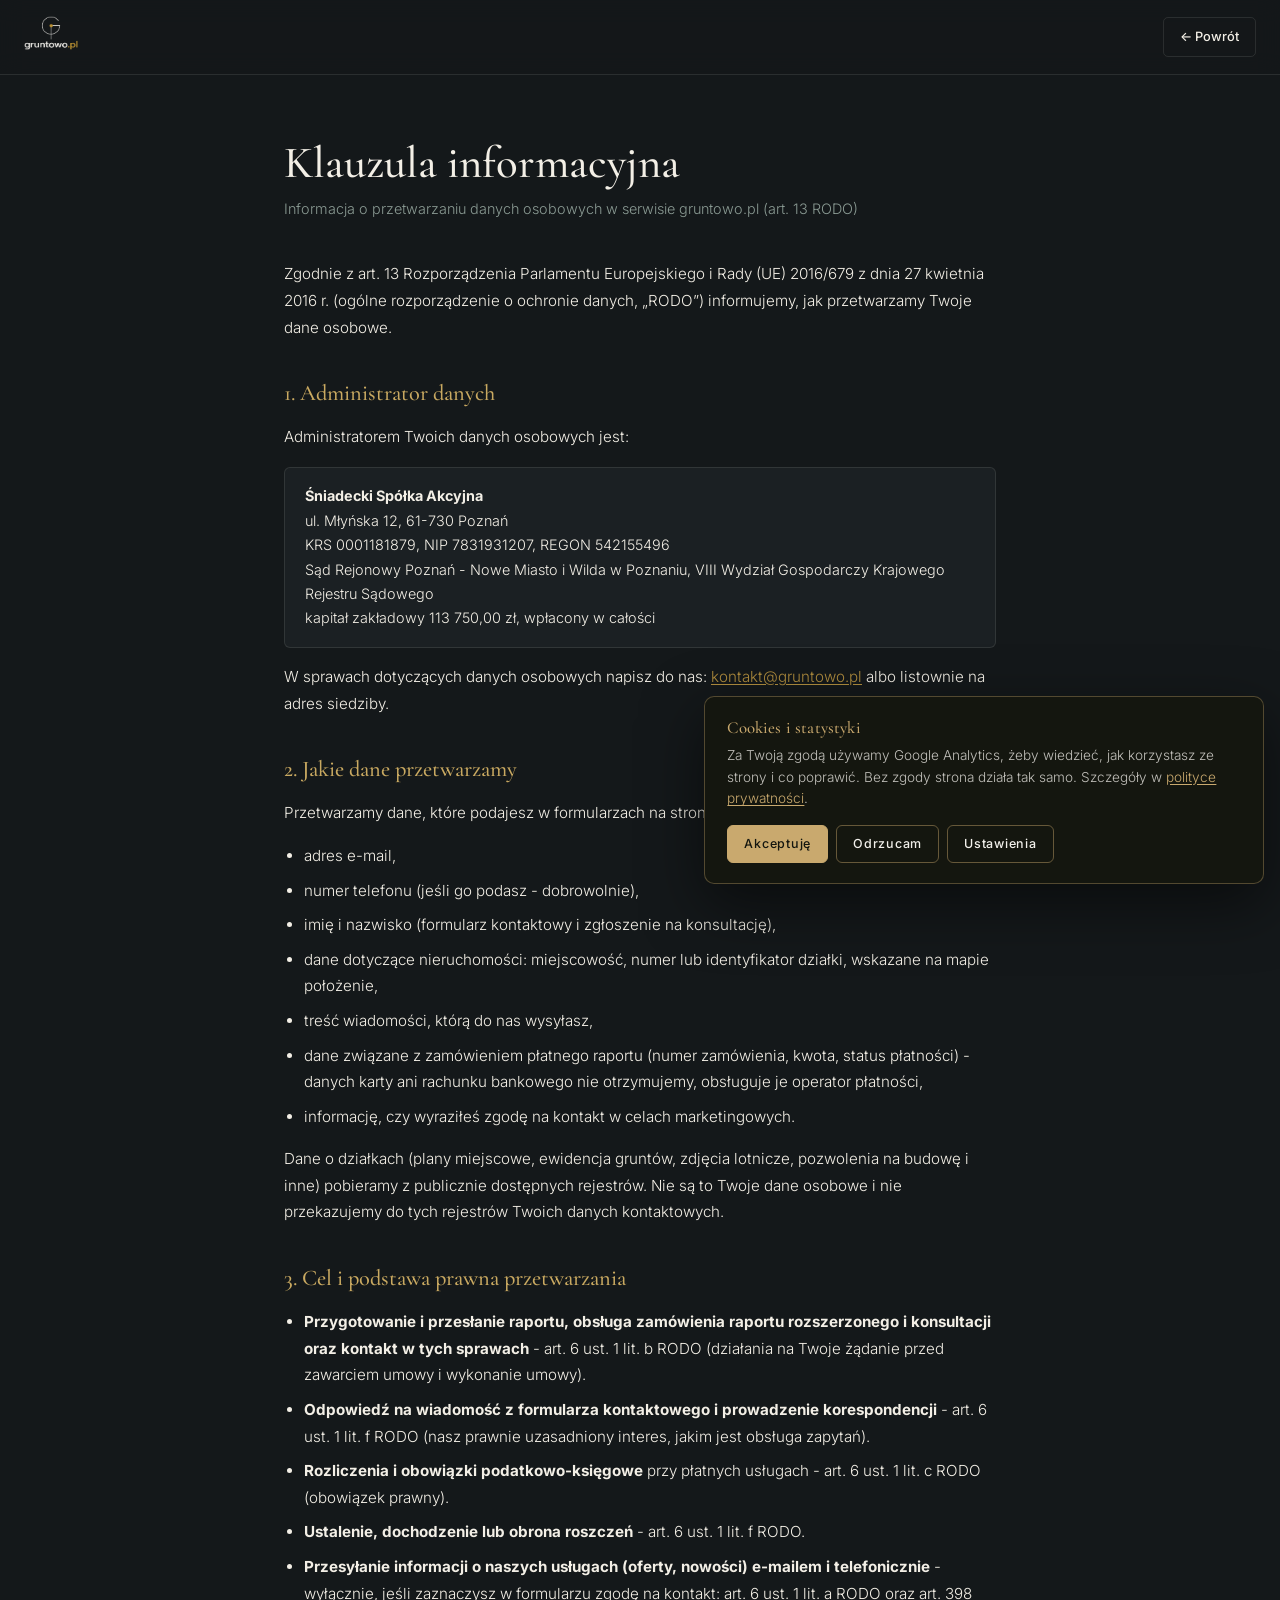
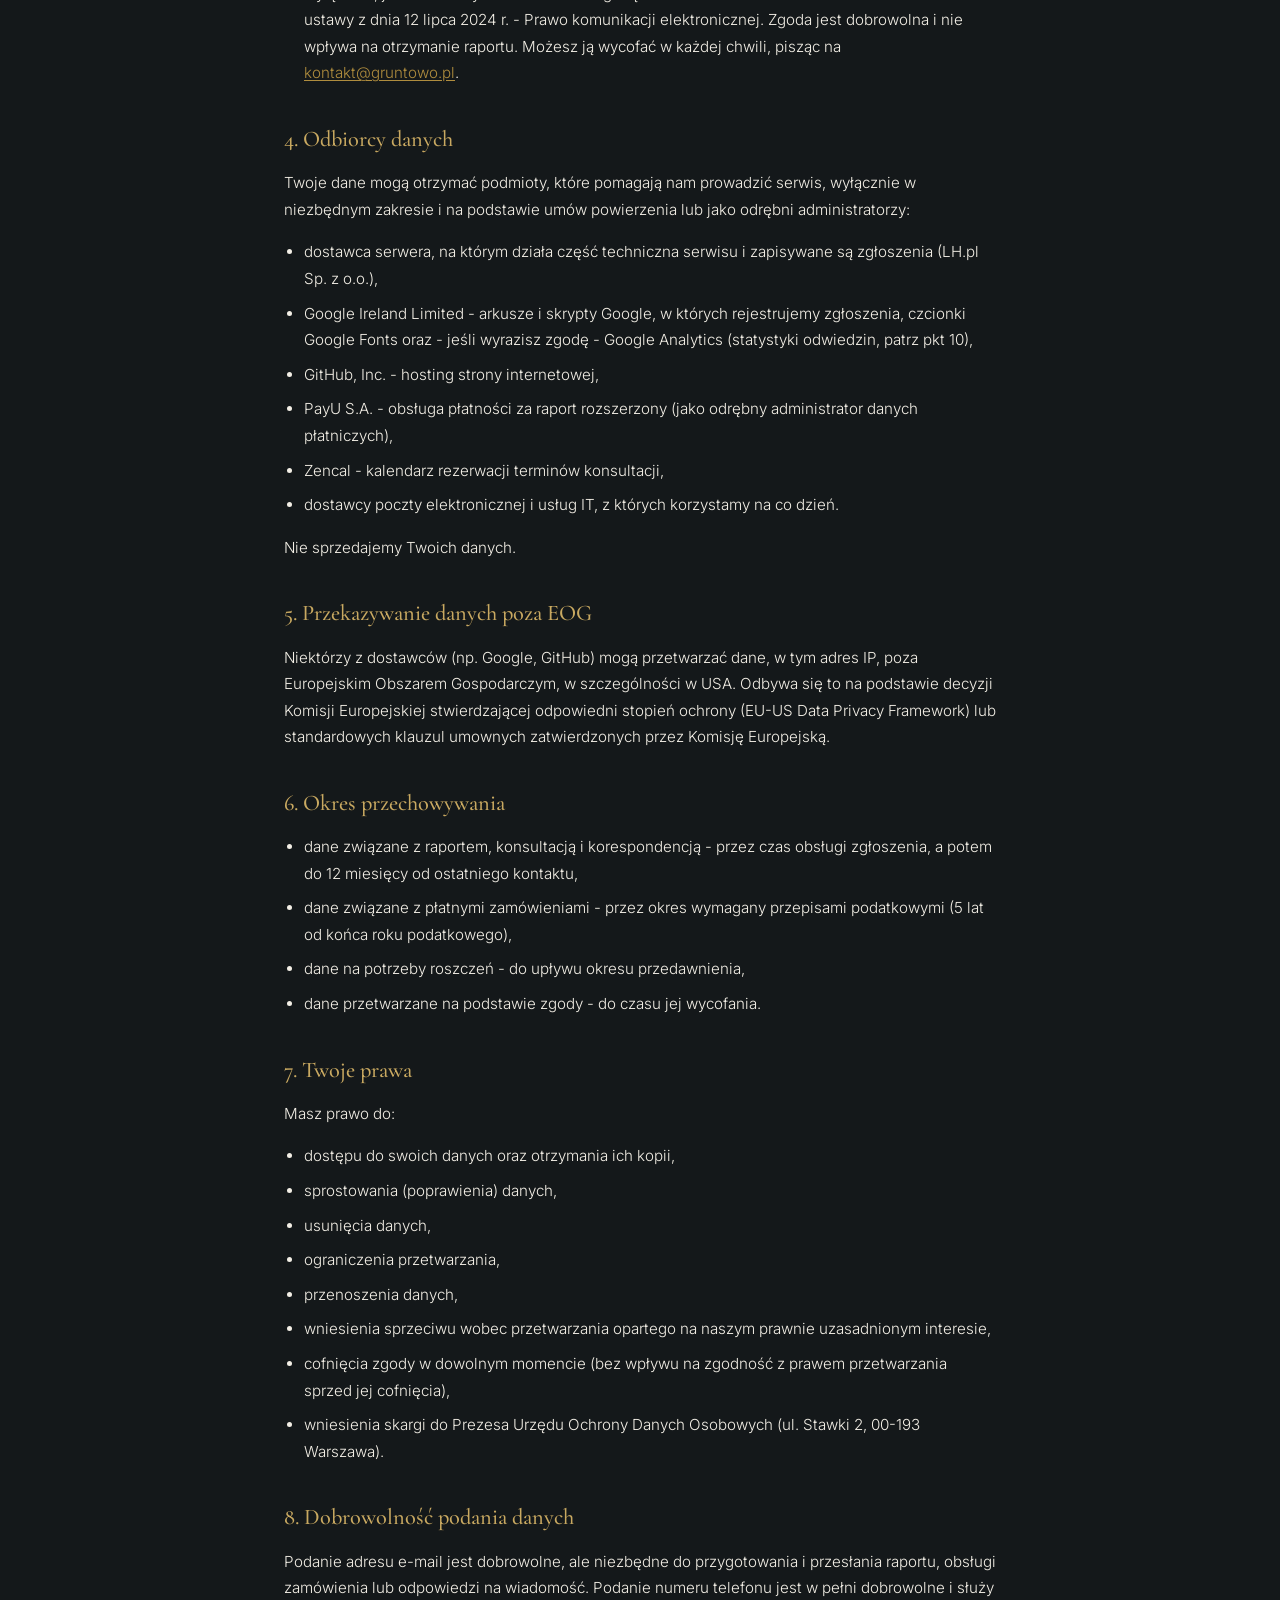
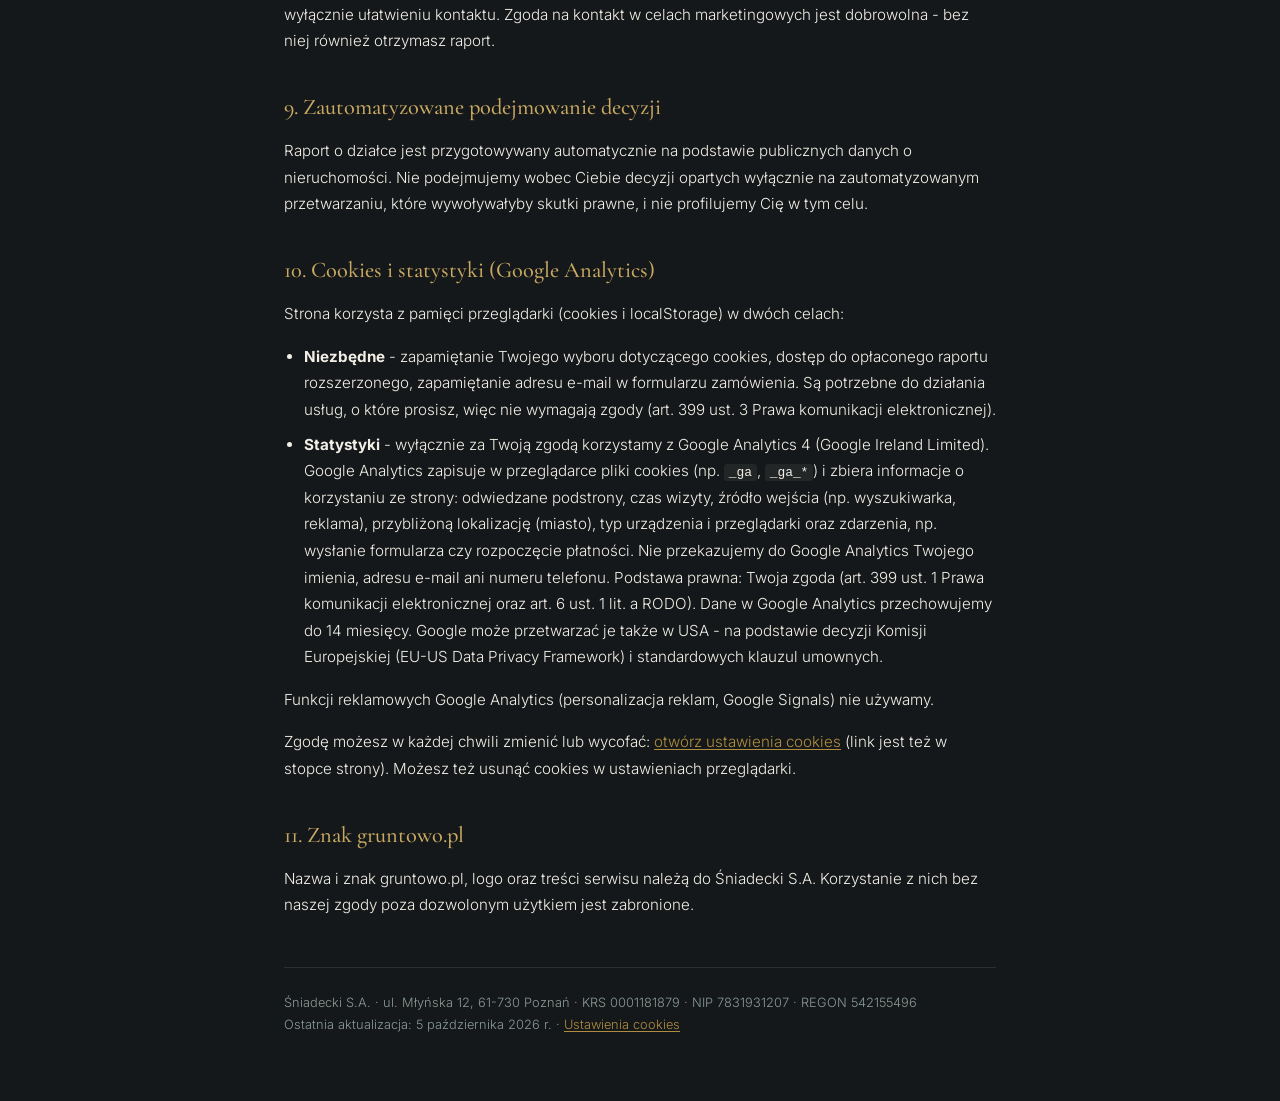
<file: klauzula.html>
<!DOCTYPE html>
<html lang="pl">
<head>
<meta charset="utf-8" />
<meta name="viewport" content="width=device-width, initial-scale=1.0" />
<title>Klauzula informacyjna - gruntowo.pl</title>
<link rel="preconnect" href="https://fonts.googleapis.com" />
<link rel="preconnect" href="https://fonts.gstatic.com" crossorigin />
<link href="https://fonts.googleapis.com/css2?family=Cormorant+Garamond:wght@400;500&family=Inter:wght@300;400;500&display=swap" rel="stylesheet" />
<style>
:root{--bg:#14181a;--panel:#1b2023;--cream:#f3efe6;--gold:#b08d3e;--goldl:#c9a961;--sage:#8a9a93;--line:rgba(243,239,230,.10);--ff-d:'Cormorant Garamond',Georgia,serif;--ff-b:'Inter',system-ui,sans-serif;}
*{margin:0;padding:0;box-sizing:border-box;}
body{background:var(--bg);color:var(--cream);font-family:var(--ff-b);font-weight:300;line-height:1.75;-webkit-font-smoothing:antialiased;}
a{color:var(--gold);text-decoration:underline;text-underline-offset:2px;}
.wrap{max-width:760px;margin:0 auto;padding:2rem 1.5rem 4rem;}
.top{display:flex;align-items:center;justify-content:space-between;padding:1rem 1.5rem;border-bottom:1px solid var(--line);position:sticky;top:0;background:rgba(20,24,26,.9);backdrop-filter:blur(12px);}
.top img{height:34px;}
.back{font-size:.8rem;font-weight:500;color:var(--cream);text-decoration:none;border:1px solid var(--line);padding:.5rem 1rem;border-radius:5px;transition:.2s;}
.back:hover{border-color:var(--gold);color:var(--gold);}
h1{font-family:var(--ff-d);font-size:clamp(2rem,4vw,2.8rem);font-weight:500;margin:2rem 0 .5rem;line-height:1.1;}
.sub{color:var(--sage);font-size:.9rem;margin-bottom:2.5rem;}
h2{font-family:var(--ff-d);font-size:1.4rem;font-weight:500;color:var(--goldl);margin:2rem 0 .75rem;}
p{margin-bottom:1rem;font-size:.95rem;color:var(--cream);}
ul{margin:0 0 1rem 1.25rem;}
li{margin-bottom:.5rem;font-size:.95rem;}
.firma{background:var(--panel);border:1px solid var(--line);border-radius:6px;padding:1rem 1.25rem;margin-bottom:1rem;font-size:.9rem;line-height:1.7;}
code{font-size:.85em;background:rgba(255,255,255,.06);padding:.05rem .3rem;border-radius:3px;}
footer{margin-top:3rem;padding-top:1.5rem;border-top:1px solid var(--line);font-size:.8rem;color:var(--sage);}
</style>
</head>
<body>
<div class="top">
  <a href="index.html"><img src="gruntowo-logo.png" alt="gruntowo.pl" /></a>
  <a href="index.html" class="back">← Powrót</a>
</div>
<div class="wrap">
  <h1>Klauzula informacyjna</h1>
  <p class="sub">Informacja o przetwarzaniu danych osobowych w serwisie gruntowo.pl (art. 13 RODO)</p>

  <p>Zgodnie z art. 13 Rozporządzenia Parlamentu Europejskiego i Rady (UE) 2016/679 z dnia 27 kwietnia 2016 r. (ogólne rozporządzenie o ochronie danych, „RODO”) informujemy, jak przetwarzamy Twoje dane osobowe.</p>

  <h2>1. Administrator danych</h2>
  <p>Administratorem Twoich danych osobowych jest:</p>
  <div class="firma">
    <strong>Śniadecki Spółka Akcyjna</strong><br />
    ul. Młyńska 12, 61-730 Poznań<br />
    KRS 0001181879, NIP 7831931207, REGON 542155496<br />
    Sąd Rejonowy Poznań - Nowe Miasto i Wilda w Poznaniu, VIII Wydział Gospodarczy Krajowego Rejestru Sądowego<br />
    kapitał zakładowy 113 750,00 zł, wpłacony w całości
  </div>
  <p>W sprawach dotyczących danych osobowych napisz do nas: <a href="mailto:kontakt@gruntowo.pl">kontakt@gruntowo.pl</a> albo listownie na adres siedziby.</p>

  <h2>2. Jakie dane przetwarzamy</h2>
  <p>Przetwarzamy dane, które podajesz w formularzach na stronie:</p>
  <ul>
    <li>adres e-mail,</li>
    <li>numer telefonu (jeśli go podasz - dobrowolnie),</li>
    <li>imię i nazwisko (formularz kontaktowy i zgłoszenie na konsultację),</li>
    <li>dane dotyczące nieruchomości: miejscowość, numer lub identyfikator działki, wskazane na mapie położenie,</li>
    <li>treść wiadomości, którą do nas wysyłasz,</li>
    <li>dane związane z zamówieniem płatnego raportu (numer zamówienia, kwota, status płatności) - danych karty ani rachunku bankowego nie otrzymujemy, obsługuje je operator płatności,</li>
    <li>informację, czy wyraziłeś zgodę na kontakt w celach marketingowych.</li>
  </ul>
  <p>Dane o działkach (plany miejscowe, ewidencja gruntów, zdjęcia lotnicze, pozwolenia na budowę i inne) pobieramy z publicznie dostępnych rejestrów. Nie są to Twoje dane osobowe i nie przekazujemy do tych rejestrów Twoich danych kontaktowych.</p>

  <h2>3. Cel i podstawa prawna przetwarzania</h2>
  <ul>
    <li><strong>Przygotowanie i przesłanie raportu, obsługa zamówienia raportu rozszerzonego i konsultacji oraz kontakt w tych sprawach</strong> - art. 6 ust. 1 lit. b RODO (działania na Twoje żądanie przed zawarciem umowy i wykonanie umowy).</li>
    <li><strong>Odpowiedź na wiadomość z formularza kontaktowego i prowadzenie korespondencji</strong> - art. 6 ust. 1 lit. f RODO (nasz prawnie uzasadniony interes, jakim jest obsługa zapytań).</li>
    <li><strong>Rozliczenia i obowiązki podatkowo-księgowe</strong> przy płatnych usługach - art. 6 ust. 1 lit. c RODO (obowiązek prawny).</li>
    <li><strong>Ustalenie, dochodzenie lub obrona roszczeń</strong> - art. 6 ust. 1 lit. f RODO.</li>
    <li><strong>Przesyłanie informacji o naszych usługach (oferty, nowości) e-mailem i telefonicznie</strong> - wyłącznie, jeśli zaznaczysz w formularzu zgodę na kontakt: art. 6 ust. 1 lit. a RODO oraz art. 398 ustawy z dnia 12 lipca 2024 r. - Prawo komunikacji elektronicznej. Zgoda jest dobrowolna i nie wpływa na otrzymanie raportu. Możesz ją wycofać w każdej chwili, pisząc na <a href="mailto:kontakt@gruntowo.pl">kontakt@gruntowo.pl</a>.</li>
  </ul>

  <h2>4. Odbiorcy danych</h2>
  <p>Twoje dane mogą otrzymać podmioty, które pomagają nam prowadzić serwis, wyłącznie w niezbędnym zakresie i na podstawie umów powierzenia lub jako odrębni administratorzy:</p>
  <ul>
    <li>dostawca serwera, na którym działa część techniczna serwisu i zapisywane są zgłoszenia (LH.pl Sp. z o.o.),</li>
    <li>Google Ireland Limited - arkusze i skrypty Google, w których rejestrujemy zgłoszenia, czcionki Google Fonts oraz - jeśli wyrazisz zgodę - Google Analytics (statystyki odwiedzin, patrz pkt 10),</li>
    <li>GitHub, Inc. - hosting strony internetowej,</li>
    <li>PayU S.A. - obsługa płatności za raport rozszerzony (jako odrębny administrator danych płatniczych),</li>
    <li>Zencal - kalendarz rezerwacji terminów konsultacji,</li>
    <li>dostawcy poczty elektronicznej i usług IT, z których korzystamy na co dzień.</li>
  </ul>
  <p>Nie sprzedajemy Twoich danych.</p>

  <h2>5. Przekazywanie danych poza EOG</h2>
  <p>Niektórzy z dostawców (np. Google, GitHub) mogą przetwarzać dane, w tym adres IP, poza Europejskim Obszarem Gospodarczym, w szczególności w USA. Odbywa się to na podstawie decyzji Komisji Europejskiej stwierdzającej odpowiedni stopień ochrony (EU-US Data Privacy Framework) lub standardowych klauzul umownych zatwierdzonych przez Komisję Europejską.</p>

  <h2>6. Okres przechowywania</h2>
  <ul>
    <li>dane związane z raportem, konsultacją i korespondencją - przez czas obsługi zgłoszenia, a potem do 12 miesięcy od ostatniego kontaktu,</li>
    <li>dane związane z płatnymi zamówieniami - przez okres wymagany przepisami podatkowymi (5 lat od końca roku podatkowego),</li>
    <li>dane na potrzeby roszczeń - do upływu okresu przedawnienia,</li>
    <li>dane przetwarzane na podstawie zgody - do czasu jej wycofania.</li>
  </ul>

  <h2>7. Twoje prawa</h2>
  <p>Masz prawo do:</p>
  <ul>
    <li>dostępu do swoich danych oraz otrzymania ich kopii,</li>
    <li>sprostowania (poprawienia) danych,</li>
    <li>usunięcia danych,</li>
    <li>ograniczenia przetwarzania,</li>
    <li>przenoszenia danych,</li>
    <li>wniesienia sprzeciwu wobec przetwarzania opartego na naszym prawnie uzasadnionym interesie,</li>
    <li>cofnięcia zgody w dowolnym momencie (bez wpływu na zgodność z prawem przetwarzania sprzed jej cofnięcia),</li>
    <li>wniesienia skargi do Prezesa Urzędu Ochrony Danych Osobowych (ul. Stawki 2, 00-193 Warszawa).</li>
  </ul>

  <h2>8. Dobrowolność podania danych</h2>
  <p>Podanie adresu e-mail jest dobrowolne, ale niezbędne do przygotowania i przesłania raportu, obsługi zamówienia lub odpowiedzi na wiadomość. Podanie numeru telefonu jest w pełni dobrowolne i służy wyłącznie ułatwieniu kontaktu. Zgoda na kontakt w celach marketingowych jest dobrowolna - bez niej również otrzymasz raport.</p>

  <h2>9. Zautomatyzowane podejmowanie decyzji</h2>
  <p>Raport o działce jest przygotowywany automatycznie na podstawie publicznych danych o nieruchomości. Nie podejmujemy wobec Ciebie decyzji opartych wyłącznie na zautomatyzowanym przetwarzaniu, które wywoływałyby skutki prawne, i nie profilujemy Cię w tym celu.</p>

  <h2 id="cookies">10. Cookies i statystyki (Google Analytics)</h2>
  <p>Strona korzysta z pamięci przeglądarki (cookies i localStorage) w dwóch celach:</p>
  <ul>
    <li><strong>Niezbędne</strong> - zapamiętanie Twojego wyboru dotyczącego cookies, dostęp do opłaconego raportu rozszerzonego, zapamiętanie adresu e-mail w formularzu zamówienia. Są potrzebne do działania usług, o które prosisz, więc nie wymagają zgody (art. 399 ust. 3 Prawa komunikacji elektronicznej).</li>
    <li><strong>Statystyki</strong> - wyłącznie za Twoją zgodą korzystamy z Google Analytics 4 (Google Ireland Limited). Google Analytics zapisuje w przeglądarce pliki cookies (np. <code>_ga</code>, <code>_ga_*</code>) i zbiera informacje o korzystaniu ze strony: odwiedzane podstrony, czas wizyty, źródło wejścia (np. wyszukiwarka, reklama), przybliżoną lokalizację (miasto), typ urządzenia i przeglądarki oraz zdarzenia, np. wysłanie formularza czy rozpoczęcie płatności. Nie przekazujemy do Google Analytics Twojego imienia, adresu e-mail ani numeru telefonu. Podstawa prawna: Twoja zgoda (art. 399 ust. 1 Prawa komunikacji elektronicznej oraz art. 6 ust. 1 lit. a RODO). Dane w Google Analytics przechowujemy do 14 miesięcy. Google może przetwarzać je także w USA - na podstawie decyzji Komisji Europejskiej (EU-US Data Privacy Framework) i standardowych klauzul umownych.</li>
  </ul>
  <p>Funkcji reklamowych Google Analytics (personalizacja reklam, Google Signals) nie używamy.</p>
  <p>Zgodę możesz w każdej chwili zmienić lub wycofać: <a href="#" data-ustawienia-cookies>otwórz ustawienia cookies</a> (link jest też w stopce strony). Możesz też usunąć cookies w ustawieniach przeglądarki.</p>

  <h2>11. Znak gruntowo.pl</h2>
  <p>Nazwa i znak gruntowo.pl, logo oraz treści serwisu należą do Śniadecki S.A. Korzystanie z nich bez naszej zgody poza dozwolonym użytkiem jest zabronione.</p>

  <footer>
    Śniadecki S.A. · ul. Młyńska 12, 61-730 Poznań · KRS 0001181879 · NIP 7831931207 · REGON 542155496<br />
    Ostatnia aktualizacja: 5 października 2026 r. · <a href="#" data-ustawienia-cookies>Ustawienia cookies</a>
  </footer>
</div>
<script src="zgody.js?v=2"></script>
</body>
</html>
</file>
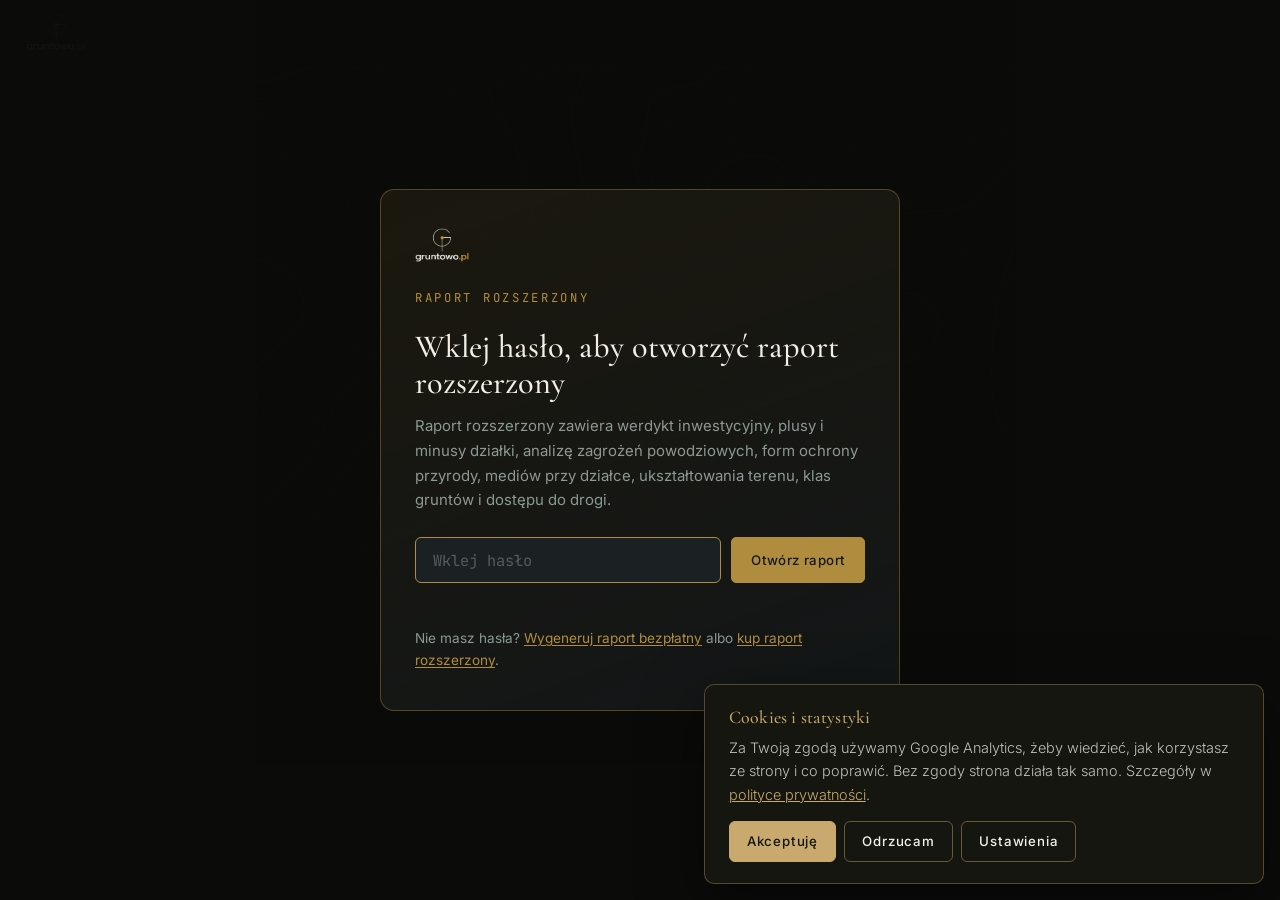
<file: raport-rozszerzony.html>
<!DOCTYPE html>
<html lang="pl">
<head>
<meta name="robots" content="noindex, nofollow" />
<meta charset="utf-8" />
<meta name="viewport" content="width=device-width, initial-scale=1.0" />
<title>Raport rozszerzony - gruntowo.pl</title>
<meta name="description" content="Pełna analiza działki: zapisy planu miejscowego, pozwolenia w okolicy, sieci uzbrojenia, ukształtowanie terenu, wycena i werdykt." />
<meta property="og:type" content="website" />
<meta property="og:site_name" content="gruntowo.pl" />
<meta property="og:url" content="https://gruntowo.pl/raport-rozszerzony.html" />
<meta property="og:title" content="Raport rozszerzony o działce - gruntowo.pl" />
<meta property="og:description" content="Pełna analiza działki: zapisy planu miejscowego, pozwolenia w okolicy, sieci uzbrojenia, ukształtowanie terenu, wycena i werdykt." />
<meta property="og:image" content="https://gruntowo.pl/og-gruntowo.jpg?v=1" />
<meta property="og:image:width" content="1200" />
<meta property="og:image:height" content="630" />
<meta property="og:locale" content="pl_PL" />
<meta name="twitter:card" content="summary_large_image" />
<meta name="twitter:image" content="https://gruntowo.pl/og-gruntowo.jpg?v=1" />
<link rel="preconnect" href="https://fonts.googleapis.com" />
<link rel="preconnect" href="https://fonts.gstatic.com" crossorigin />
<link href="https://fonts.googleapis.com/css2?family=Cormorant+Garamond:ital,wght@0,400;0,500;0,600;1,400&family=Inter:wght@300;400;500&family=JetBrains+Mono:wght@400;500&display=swap" rel="stylesheet" />
<link rel="stylesheet" href="raport-style.css?v=20261009d" />
<link rel="stylesheet" href="raport-rozszerzony.css?v=20261009c" />
<link rel="stylesheet" href="raport-druk.css?v=20260929" />
</head>
<body>
<div class="bg-grid"></div>

<!-- BRAMKA - raport rozszerzony wymaga hasla (haslo.js). Po odblokowaniu raport-rozszerzony.js laduje raport.js -->
<div class="bramka" id="bramka">
  <form class="bramka-box" id="bramka-form" data-haslo data-haslo-reczne novalidate>
    <img src="gruntowo-logo.png" alt="gruntowo.pl" class="bramka-logo" />
    <p class="eyebrow">Raport rozszerzony</p>
    <h1 class="bramka-tytul">Wklej hasło, aby otworzyć raport rozszerzony</h1>
    <p class="bramka-sub">Raport rozszerzony zawiera werdykt inwestycyjny, plusy i minusy działki, analizę zagrożeń powodziowych, form ochrony przyrody, mediów przy działce, ukształtowania terenu, klas gruntów i dostępu do drogi.</p>
    <div class="haslo-row-rap">
      <input class="id-input" type="password" data-haslo-pole placeholder="Wklej hasło" autocomplete="off" aria-label="Hasło" />
      <button type="submit" class="btn btn-gold">Otwórz raport</button>
    </div>
    <div class="haslo-msg" data-haslo-msg role="status" aria-live="polite"></div>
    <p class="bramka-alt">Nie masz hasła? <a href="raport.html">Wygeneruj raport bezpłatny</a> albo <a href="raport.html?kup=1">kup raport rozszerzony</a>.</p>
  </form>
</div>

<!-- POCZEKALNIA - ekran ladowania raportu -->
<div class="loading-overlay" id="loading-overlay">
  <div class="loading-box">
    <div class="loading-logo">
      <svg viewBox="0 0 100 100" xmlns="http://www.w3.org/2000/svg" width="56" height="56">
        <g transform="translate(50 48)">
          <circle r="20" fill="none" stroke="#c9a961" stroke-width="3" stroke-dasharray="106 20" transform="rotate(118.6)"/>
          <path d="M0 0V28" stroke="#c9a961" stroke-width="3"/>
          <circle r="5" fill="#c9a961"/>
        </g>
      </svg>
    </div>
    <div class="loading-title">Przygotowujemy raport rozszerzony</div>
    <div class="loading-krok" id="loading-krok">Pobieramy dane działki z rejestru GUGiK...</div>
    <div class="loading-bar"><div class="loading-bar-fill" id="loading-bar-fill"></div></div>
    <div class="loading-sub">Zaciągamy warstwy z Geoportalu - to może potrwać kilkadziesiąt sekund. Prosimy o cierpliwość, raport buduje się na bieżąco.</div>
  </div>
</div>

<div class="topbar">
  <a href="index.html"><img src="gruntowo-logo.png" alt="gruntowo.pl" class="brand-logo" /></a>
  <div class="topbtns">
    <button class="btn" id="btn-nowa" style="display:none;">Nowa działka</button>
    <button class="btn btn-gold" id="btn-pdf" style="display:none;">Pobierz PDF</button>
  </div>
</div>

<section class="start" id="start">
  <div class="wrap">
    <p class="eyebrow">Raport rozszerzony · analiza inwestycyjna</p>
    <h1>Pokaż nam swój grunt,<br />a my powiemy, co możesz<br />z nim zrobić</h1>
    <p class="lead">Wpisz identyfikator działki z ewidencji gruntów. Pobierzemy geometrię, powierzchnię i lokalizację z rejestru GUGiK, dołożymy podgląd MPZP i cen transakcyjnych z okolicy.</p>
    <label class="field-label" for="id-input">Identyfikator działki</label>
    <div class="id-row">
      <input class="id-input" id="id-input" placeholder="np. 300501_2.0003.640/2" autocomplete="off" />
    </div>
    <div class="contact-fields">
      <div class="cf-row">
        <div class="cf-field">
          <label class="field-label" for="r-email">Adres e-mail <span class="req">wymagane</span></label>
          <input class="id-input" id="r-email" type="email" placeholder="jan@firma.pl" autocomplete="email" />
        </div>
        <div class="cf-field">
          <label class="field-label" for="r-tel">Telefon <span class="opt">opcjonalnie</span></label>
          <input class="id-input" id="r-tel" type="tel" placeholder="600 700 800" autocomplete="tel" />
        </div>
      </div>
      <label class="kup-zgoda zgoda-kontakt-r" style="margin:.2rem 0 .9rem"><input type="checkbox" id="r-zgoda" /> <span>Chcę otrzymywać od Śniadecki S.A. informacje o usługach gruntowo.pl (oferty, nowości) e-mailem i telefonicznie. Zgoda jest dobrowolna - możesz ją w każdej chwili wycofać.</span></label>
      <button class="btn btn-gold" id="btn-generuj" style="padding:.9rem 1.9rem;margin-top:.5rem;">Generuj raport</button>
      <p class="cf-note">Administratorem Twoich danych jest Śniadecki S.A. Wykorzystamy je, aby przygotować raport i skontaktować się w jego sprawie. Szczegóły w <a href="klauzula.html" target="_blank" rel="noopener">klauzuli informacyjnej</a>.</p>
    </div>
    <div style="margin-top:1rem;">
      <button class="btn" id="btn-pokazmape" style="font-size:.75rem;">Nie znasz identyfikatora? Wskaż działkę na mapie</button>
    </div>
    <div id="pickmap"></div>
    <div class="examples">
      <p class="ex-label">Przykłady do wypróbowania</p>
      <div class="ex-chips">
        <button class="chip" data-id="300501_2.0003.640/2">300501_2.0003.640/2</button>
        <button class="chip" data-id="146516_8.0552.17/4">146516_8.0552.17/4</button>
        <button class="chip" data-id="141801_4.0202.91/5">141801_4.0202.91/5</button>
      </div>
    </div>
    <p class="hint">Identyfikator znajdziesz w wypisie z rejestru gruntów lub na <a href="https://mapy.geoportal.gov.pl/imap/Imgp_2.html?locale=pl&gpmap=gp0" target="_blank" rel="noopener">geoportalu</a> po klikni&#281;ciu w działkę.</p>
  </div>
</section>

<section class="report" id="report">
  <div class="wrap">
    <div class="rep-hero">
      <div class="rep-hero-grid"></div>
      <div class="rep-hero-top">
        <img src="gruntowo-logo.png" alt="gruntowo.pl" style="height:32px;width:auto;" />
        <div class="rep-meta">Raport rozszerzony<br /><span id="rep-date"></span></div>
      </div>
      <h1 class="rep-title" id="rep-title">Działka -</h1>
      <p class="rep-sub" id="rep-sub">-</p>
      <div class="rep-stats">
        <div><div class="rstat-l">Identyfikator</div><div class="rstat-v mono" id="rep-id">-</div></div>
        <div><div class="rstat-l">Powierzchnia</div><div class="rstat-v mono" id="rep-area">-</div></div>
        <div><div class="rstat-l">Współrzędne</div><div class="rstat-v mono" id="rep-coords">-</div></div>
        <div><div class="rstat-l">Województwo</div><div class="rstat-v mono gold" id="rep-loc">-</div></div>
      </div>
    </div>

    <div class="notice" id="rep-notice"></div>

    <!-- WYCENA NA POCZATKU - wartosc z sekcji cen (05), wypelnia raport-rozszerzony.js -->
    <div class="wycena-gora" id="wycena-gora">
      <div class="wycena-gora-lewa">
        <div class="werdykt-eyebrow">Szacunkowa wartość działki</div>
        <div class="wycena-gora-val" id="wycena-gora-val">liczymy…</div>
        <div class="wycena-gora-sub" id="wycena-gora-sub">na podstawie rzeczywistych transakcji z aktów notarialnych w okolicy</div>
      </div>
      <a class="wycena-gora-link" href="#sec-ceny">Transakcje i mapa cen →</a>
    </div>

    <!-- WERDYKT (POCZATEK) - wypelnia raport-rozszerzony.js -->
    <div class="werdykt" id="werdykt-gora">
      <div class="werdykt-glowa">
        <div class="werdykt-wynik">
          <div class="werdykt-gauge" data-w="gauge"><svg viewBox="0 0 120 120" aria-hidden="true"><circle cx="60" cy="60" r="52" class="g-tlo"/><circle cx="60" cy="60" r="52" class="g-pasek" data-w="pasek"/></svg><div class="werdykt-liczba"><span data-w="punkty">-</span><small>/100</small></div></div>
        </div>
        <div class="werdykt-opis">
          <div class="werdykt-eyebrow">Werdykt modelu analitycznego</div>
          <h2 class="werdykt-tytul" data-w="tytul">Analizujemy działkę…</h2>
          <p class="werdykt-lead" data-w="lead">Sprawdzamy plan miejscowy, plan ogólny, zagrożenia, media, ukształtowanie terenu i rynek w okolicy. Werdykt uzupełnia się na bieżąco.</p>
          <div class="werdykt-postep" data-w="postep"></div>
        </div>
      </div>
      <div class="werdykt-kolumny">
        <div class="wk wk-plus"><div class="wk-tytul"><span class="wk-ikona">+</span>Plusy</div><ul data-w="plusy"><li class="wk-pusto">zbieramy dane…</li></ul></div>
        <div class="wk wk-minus"><div class="wk-tytul"><span class="wk-ikona">−</span>Minusy i ryzyka</div><ul data-w="minusy"><li class="wk-pusto">zbieramy dane…</li></ul></div>
      </div>
      <div class="wk wk-uwaga"><div class="wk-tytul"><span class="wk-ikona">!</span>Do sprawdzenia przed decyzją</div><ul data-w="uwagi"><li class="wk-pusto">zbieramy dane…</li></ul></div>
      <nav class="spis" aria-label="Spis sekcji">
        <a href="#sec-planowanie">Planowanie</a><a href="#sec-przyroda">Ochrona przyrody</a><a href="#sec-powodz">Powódź</a><a href="#sec-media">Media</a><a href="#sec-teren">Teren</a><a href="#sec-uzytki">Użytki i klasy</a><a href="#sec-otoczenie">Droga i otoczenie</a><a href="#sec-pozwolenia">Pozwolenia w okolicy</a><a href="#sec-lista">Lista kontrolna</a><a href="#werdykt-dol">Werdykt końcowy</a>
      </nav>
    </div>

    <!-- STRESZCZENIE: werdykt wizualny + cena -->
    <div class="podsumowanie" id="podsumowanie">
      <div class="pods-glowna">
        <div class="pods-blok">
          <div class="pods-label">Orientacyjna wartość działki</div>
          <div class="pods-cena" id="pods-cena">-</div>
          <div class="pods-cena-sub" id="pods-cena-sub">na podstawie mediany transakcji w okolicy</div>
        </div>
        <div class="pods-blok pods-blok-prawy">
          <div class="pods-label">Podsumowanie</div>
          <div class="pods-parametry" id="pods-parametry">
            <div class="pods-param"><span>Powierzchnia</span><strong id="pods-pow">-</strong></div>
            <div class="pods-param"><span>Przeznaczenie MPZP</span><strong id="pods-mpzp">do sprawdzenia</strong></div>
            <div class="pods-param"><span>Lokalizacja</span><strong id="pods-lok">-</strong></div>
          </div>
        </div>
      </div>
      <div class="pods-uwaga">Streszczenie i werdykt opierają się na danych automatycznych z rejestrów publicznych. Indywidualna ocena eksperta - w wariancie z konsultacją (499 zł).</div>
    </div>

    <div class="sec">
      <div class="sec-head"><span class="sec-num">00</span><span class="sec-title">Zaznaczenie działki</span><span class="tag tag-real">ULDK &middot; GUGiK</span></div>
      <div class="mapbox"><img id="map-zaznaczenie" alt="Działka zaznaczona na mapie" /></div>
      <p class="mapbox-cap">Granice działki będącej przedmiotem analizy - na podkładzie ortofotomapy. Na mapie gabaryty (długość x szerokość).</p>
      <div class="wymiary-box" id="sec-wymiary" style="display:none;">
        <div class="wymiary-title">Wymiary działki</div>
        <div class="wymiary-dane" id="wymiary-dane"></div>
      </div>
    </div>

    <div class="sec">
      <div class="sec-head"><span class="sec-num">01</span><span class="sec-title">Położenie nieruchomości</span><span class="tag tag-real">ortofoto + EGiB &middot; GUGiK</span></div>
      <div class="mapbox"><img id="map-orto" alt="Ortofotomapa z granicami działki" /></div>
      <p class="mapbox-cap">Ortofotomapa + ewidencja gruntów &middot; mapy.geoportal.gov.pl</p>
    </div>

    <div class="sec">
      <div class="sec-head"><span class="sec-num">02</span><span class="sec-title">Parametry działki</span><span class="tag tag-real">rejestr GUGiK &middot; ULDK</span></div>
      <div class="params">
        <div class="prow"><span class="k">Identyfikator</span><span class="v" id="p-id">-</span></div>
        <div class="prow"><span class="k">Obręb ewidencyjny</span><span class="v" id="p-obreb">-</span></div>
        <div class="prow"><span class="k">Powierzchnia</span><span class="v" id="p-area">-</span></div>
        <div class="prow"><span class="k">Gmina</span><span class="v" id="p-gmina">-</span></div>
        <div class="prow"><span class="k">Powiat</span><span class="v" id="p-powiat">-</span></div>
        <div class="prow"><span class="k">Województwo</span><span class="v" id="p-woj">-</span></div>
      </div>
    </div>

    <!-- PLANY OGOLNE GMIN (POG) -->
    <div class="sec">
      <div class="sec-head"><span class="sec-num">03</span><span class="sec-title">Plan ogólny gminy (POG)</span><span class="tag tag-real">warstwa WMS &middot; GUGiK</span></div>
      <div class="mapbox"><img id="map-pog" alt="Działka na tle planu ogólnego gminy" /></div>
      <p class="mapbox-cap">Plan ogólny gminy - strefy planistyczne (uchwalone i projektowane). Nowy dokument, który od 2026 zastępuje studium.</p>
      <div class="pog-legenda" id="pog-legenda" style="display:none;"></div>
      <div class="notice" style="margin-top:1rem;"><strong>Plan ogólny (POG)</strong> określa strefy planistyczne dla całej gminy i decyduje, gdzie można wydać warunki zabudowy (WZ). Gminy muszą go uchwalić do 2026. Kolorowe obszary to strefy; brak koloru = gmina jeszcze nie ma POG w usłudze krajowej (sprawdź projekt lub BIP gminy).</div>
    </div>

    <div class="sec">
      <div class="sec-head"><span class="sec-num">04</span><span class="sec-title">Plany zagospodarowania (MPZP)</span><span class="tag tag-real">warstwa WMS &middot; KIMP</span></div>
      <div class="mapbox"><img id="map-mpzp" alt="Działka na tle warstwy MPZP" /></div>
      <p class="mapbox-cap">Krajowa Integracja MPZP (GUGiK) - zasięg obowiązujących planów</p>
      <div class="mpzp-legenda" id="mpzp-legenda" style="display:none;"></div>
      <div class="notice" style="margin-top:1rem;"><strong>Jak czytać:</strong> kolorowe obszary to tereny objęte planem przekazanym do integracji. <strong>Brak koloru nie oznacza braku planu</strong> - warstwa obejmuje ~1400 z 2477 gmin. Interpretację planu dla tej działki znajdziesz w sekcji <a href="#sec-planowanie">09 · Planowanie</a>.</div>
    </div>

    <div class="sec" id="sec-ceny">
      <div class="sec-head"><span class="sec-num">05</span><span class="sec-title">Ceny transakcyjne w promieniu 1,5 km</span><span class="tag tag-real">RCN &middot; baza własna</span></div>
      <div class="mapbox"><img id="map-ceny" alt="Mapa cen transakcyjnych wokół działki" /></div>
      <p class="mapbox-cap">Krajowa Integracja Cen Nieruchomości - rzeczywiste transakcje z aktów notarialnych. Punkty na mapie: kolor wg ceny za m² (zielony tanio &rarr; czerwony drogo).</p>
      <div class="typ-porownania" id="typ-porownania" style="display:none;"></div>
      <div class="cena-szac-box" id="cena-szac-box" style="display:none;">
        <div class="cena-szac-label">Szacunkowa wartość działki</div>
        <div class="cena-szac-val" id="cena-szac-val">-</div>
        <div class="cena-szac-sub" id="cena-szac-sub"></div>
      </div>
      <div style="margin-top:1.25rem;">
        <div class="tx-table" id="tx-table">
          <div class="tx-row tx-head"><span>Adres / identyfikator</span><span style="text-align:right;">Cena</span><span style="text-align:right;">zł/m²</span><span style="text-align:right;">Data</span></div>
          <div class="tx-empty" id="tx-empty">Brak odczytanych transakcji w promieniu 1 km. Zobacz punkty cenowe na mapie powyżej - dane RCN obejmują ok. 360 powiatów. Werdykt uwzględnia liczbę transakcji w okolicy.</div>
        </div>
      </div>
      <div class="notice" style="margin-top:1rem;"><strong>Dane z własnej bazy transakcji</strong> - ceny z aktów notarialnych (rejestr RCN), transakcje z ostatnich lat w promieniu 1,5 km od działki. Wartość orientacyjna liczona jako mediana ceny za m² x powierzchnia. <strong>To nie jest operat szacunkowy</strong> - pełna wycena wymaga analizy rzeczoznawcy.</div>
    </div>

    <!-- STATYSTYKI GMINY (z Google Drive) -->
    <div class="sec" id="sec-statystyki" style="display:none;">
      <div class="sec-head"><span class="sec-num">06</span><span class="sec-title">Statystyki gminy</span><span class="tag tag-real">baza własna &middot; Google Drive</span></div>
      <div id="stat-gmina-body"></div>
    </div>

    <!-- LINIE WYSOKIEGO NAPIECIA (WMS) -->
    <div class="sec sec-roz" id="sec-media">
      <div class="sec-head"><span class="sec-num">07</span><span class="sec-title">Uzbrojenie terenu (sieci)</span><span class="tag tag-real">KIUT &middot; GESUT GUGiK</span></div>
      <div class="mapbox"><img id="map-energia" alt="Sieci uzbrojenia terenu wokół działki" /></div>
      <p class="mapbox-cap">Woda, kanalizacja, prąd, gaz, ciepło, telekomunikacja (Krajowa Integracja Uzbrojenia Terenu)</p>
      <div class="uzbr-legenda">
        <span class="uzbr-item"><span class="uzbr-kolor" style="background:#2020a0"></span>wodociągowa</span>
        <span class="uzbr-item"><span class="uzbr-kolor" style="background:#8b4513"></span>kanalizacyjna</span>
        <span class="uzbr-item"><span class="uzbr-kolor" style="background:#e03030"></span>elektroenergetyczna</span>
        <span class="uzbr-item"><span class="uzbr-kolor" style="background:#e0a020"></span>gazowa</span>
        <span class="uzbr-item"><span class="uzbr-kolor" style="background:#d02080"></span>ciepłownicza</span>
        <span class="uzbr-item"><span class="uzbr-kolor" style="background:#20a020"></span>telekomunikacyjna</span>
      </div>
      <div class="notice" style="margin-top:1rem;">Podgląd przebiegu sieci. <strong>Brak linii nie zawsze oznacza brak sieci</strong> - warstwa uzbrojenia widoczna jest tylko przy dużym przybliżeniu i nie wszystkie powiaty przekazują komplet danych GESUT. Poniżej - automatyczna analiza: czy sieć przechodzi przez działkę, biegnie przy jej granicy (strefy ochronne) i jak daleko jest do przyłącza.</div>
      <div class="roz-wynik" id="media-wynik"><span class="roz-lad">Analizujemy przebieg sieci względem granic działki…</span></div>
    </div>

    <!-- OCHRONA PRZYRODY (WMS GDOS) -->
    <!-- ZDJECIA HISTORYCZNE -->
    <div class="sec" id="sec-zdjecia" style="display:none;">
      <div class="sec-head"><span class="sec-num">08</span><span class="sec-title">Zdjęcia lotnicze z różnych lat</span><span class="tag tag-real">archiwum ortofoto &middot; GUGiK</span></div>
      <p class="mapbox-cap" style="margin-bottom:1rem;">Porównanie jak teren zmieniał się w czasie - zabudowa, roślinność, zagospodarowanie</p>
      <div class="zdjecia-grid" id="zdjecia-historyczne"></div>
    </div>

    <!-- ===================== CZĘŚĆ ROZSZERZONA (raport-rozszerzony.js) ===================== -->
    <div class="czesc-naglowek">
      <span class="czesc-eyebrow">Część B</span>
      <h2>Analiza rozszerzona</h2>
      <p>Poniższe sekcje wypełniają się automatycznie danymi z rejestrów publicznych. Każda z nich zasila werdykt na początku i na końcu raportu.</p>
    </div>

    <!-- 09 PLANOWANIE: MPZP + POG + WZ -->
    <div class="sec sec-roz" id="sec-planowanie">
      <div class="sec-head"><span class="sec-num">09</span><span class="sec-title">Przeznaczenie i status planistyczny</span><span class="tag tag-real">KIMPZP &middot; POG &middot; GUGiK</span></div>
      <div class="status-grid">
        <div class="scard" id="k-mpzp"><div class="scard-top"><span class="scard-l">Plan miejscowy (MPZP)</span><span class="pill pill-info" data-k="pill">sprawdzamy</span></div><div class="scard-v" data-k="v">-</div><div class="scard-note" data-k="n">odczyt z Krajowej Integracji MPZP</div></div>
        <div class="scard" id="k-pog"><div class="scard-top"><span class="scard-l">Plan ogólny (POG)</span><span class="pill pill-info" data-k="pill">sprawdzamy</span></div><div class="scard-v" data-k="v">-</div><div class="scard-note" data-k="n">strefa planistyczna</div></div>
        <div class="scard" id="k-wz"><div class="scard-top"><span class="scard-l">Warunki zabudowy (WZ)</span><span class="pill pill-warn" data-k="pill">do sprawdzenia</span></div><div class="scard-v" data-k="v">Nie do sprawdzenia online</div><div class="scard-note" data-k="n">decyzje WZ nie są publikowane w rejestrach - posiada je właściciel lub urząd gminy</div></div>
      </div>
      <div class="roz-szczegoly" id="plan-szczegoly"></div>
      <div class="plan-ustalenia" id="plan-ustalenia"></div>
    </div>

    <!-- 10 OCHRONA PRZYRODY -->
    <div class="sec sec-roz" id="sec-przyroda">
      <div class="sec-head"><span class="sec-num">10</span><span class="sec-title">Formy ochrony przyrody</span><span class="tag tag-real">GDOŚ</span></div>
      <div class="mapbox"><img id="map-przyroda" alt="Działka na tle form ochrony przyrody" /></div>
      <p class="mapbox-cap">Natura 2000, parki narodowe i krajobrazowe, rezerwaty, obszary chronionego krajobrazu, użytki ekologiczne &middot; sdi.gdos.gov.pl</p>
      <div class="roz-wynik" id="przyroda-wynik"><span class="roz-lad">Sprawdzamy nakładanie się działki z formami ochrony przyrody…</span></div>
    </div>

    <!-- 11 POWÓDŹ -->
    <div class="sec sec-roz" id="sec-powodz">
      <div class="sec-head"><span class="sec-num">11</span><span class="sec-title">Zagrożenie powodziowe</span><span class="tag tag-real">ISOK &middot; Wody Polskie</span></div>
      <div class="mapbox"><img id="map-powodz" alt="Działka na tle map zagrożenia powodziowego" /></div>
      <p class="mapbox-cap">Mapy zagrożenia powodziowego (MZP): scenariusze Q 10%, Q 1% i Q 0,2% &middot; wody.isok.gov.pl</p>
      <div class="roz-wynik" id="powodz-wynik"><span class="roz-lad">Sprawdzamy, czy działka leży w obszarze zagrożenia powodzią…</span></div>
    </div>

    <!-- 12 TEREN -->
    <div class="sec sec-roz" id="sec-teren">
      <div class="sec-head"><span class="sec-num">12</span><span class="sec-title">Ukształtowanie terenu</span><span class="tag tag-real">NMT &middot; GUGiK</span></div>
      <div class="status-grid" id="teren-karty"><div class="roz-lad">Pobieramy wysokości z numerycznego modelu terenu…</div></div>
      <div id="teren-wizual"></div>
    </div>

    <!-- 13 UŻYTKI -->
    <div class="sec sec-roz" id="sec-uzytki">
      <div class="sec-head"><span class="sec-num">13</span><span class="sec-title">Użytki gruntowe i klasy gleb</span><span class="tag tag-real">EGiB &middot; KIEG</span></div>
      <div class="roz-wynik" id="uzytki-wynik"><span class="roz-lad">Odczytujemy użytki z ewidencji gruntów…</span></div>
    </div>

    <!-- 14 DROGA I OTOCZENIE -->
    <div class="sec sec-roz" id="sec-otoczenie">
      <div class="sec-head"><span class="sec-num">14</span><span class="sec-title">Dostęp do drogi i otoczenie</span><span class="tag tag-real">OpenStreetMap</span></div>
      <div class="roz-wynik" id="droga-wynik"><span class="roz-lad">Szukamy dróg przy granicy działki…</span></div>
      <div class="otoczenie-grid" id="otoczenie-grid"></div>
      <p class="mapbox-cap" style="margin-top:.75rem;">Odległości w linii prostej od środka działki, w promieniu 1,5 km &middot; dane © współtwórcy OpenStreetMap (ODbL)</p>
    </div>

    <!-- 15 POZWOLENIA NA BUDOWĘ -->
    <div class="sec sec-roz" id="sec-pozwolenia">
      <div class="sec-head"><span class="sec-num">15</span><span class="sec-title">Pozwolenia na budowę w okolicy</span><span class="tag tag-real">GUNB &middot; RWDZ</span></div>
      <p class="roz-intro">Co się buduje w promieniu 1 km - nowe domy, bloki, usługi i hale z ostatnich 3 lat. Dużo nowych domów to znak, że okolica jest poszukiwana; planowana hala tuż obok może obniżyć atrakcyjność działki.</p>
      <div class="roz-wynik" id="pozwolenia-wynik"><span class="roz-lad">Sprawdzamy rejestr pozwoleń na budowę…</span></div>
    </div>

    <!-- 16 LISTA KONTROLNA -->
    <div class="sec sec-roz" id="sec-lista">
      <div class="sec-head"><span class="sec-num">16</span><span class="sec-title">Lista kontrolna przed zakupem</span><span class="tag tag-analiza">do sprawdzenia</span></div>
      <p class="roz-intro">Tych informacji nie da się sprawdzić automatycznie - warto je potwierdzić u właściciela, w urzędzie gminy lub u notariusza.</p>
      <ul class="lista-kontrolna" id="lista-kontrolna"></ul>
      <div class="pdf-pasek">
        <button type="button" class="btn btn-gold pdf-btn" id="btn-lista-pdf">
          <svg width="16" height="16" viewBox="0 0 24 24" fill="none" stroke="currentColor" stroke-width="2" stroke-linecap="round" stroke-linejoin="round" aria-hidden="true"><path d="M21 15v4a2 2 0 0 1-2 2H5a2 2 0 0 1-2-2v-4"/><polyline points="7 10 12 15 17 10"/><line x1="12" y1="15" x2="12" y2="3"/></svg>
          Pobierz listę kontrolną (PDF)
        </button>
        <span class="pdf-info" id="pdf-info">Lista z danymi tej działki - do wydruku i odhaczania przy zakupie.</span>
      </div>
    </div>

    <!-- 17 WERDYKT KOŃCOWY -->
    <div class="werdykt werdykt-dol" id="werdykt-dol">
      <div class="werdykt-glowa">
        <div class="werdykt-wynik">
          <div class="werdykt-gauge" data-w="gauge"><svg viewBox="0 0 120 120" aria-hidden="true"><circle cx="60" cy="60" r="52" class="g-tlo"/><circle cx="60" cy="60" r="52" class="g-pasek" data-w="pasek"/></svg><div class="werdykt-liczba"><span data-w="punkty">-</span><small>/100</small></div></div>
        </div>
        <div class="werdykt-opis">
          <div class="werdykt-eyebrow"><span class="sec-num">17</span> Werdykt końcowy</div>
          <h2 class="werdykt-tytul" data-w="tytul">Analizujemy działkę…</h2>
          <p class="werdykt-lead" data-w="lead"></p>
          <div class="werdykt-postep" data-w="postep"></div>
        </div>
      </div>
      <div class="werdykt-kolumny">
        <div class="wk wk-plus"><div class="wk-tytul"><span class="wk-ikona">+</span>Plusy</div><ul data-w="plusy"></ul></div>
        <div class="wk wk-minus"><div class="wk-tytul"><span class="wk-ikona">−</span>Minusy i ryzyka</div><ul data-w="minusy"></ul></div>
      </div>
      <div class="werdykt-rekomendacja" data-w="rekomendacja"></div>
      <div class="pdf-pasek pdf-pasek-werdykt"><a href="#" class="btn btn-gold pdf-btn" data-pdf-raport>Pobierz cały raport (PDF)</a><a href="#sec-lista" class="pdf-link" data-pdf-lista>Pobierz listę kontrolną (PDF) →</a></div>
    </div>

    <!-- CTA - konsultacja z ekspertem -->
    <div class="premium-cta">
      <h3>Chcesz omówić wynik z ekspertem?</h3>
      <p>Model analityczny wskazuje plusy i ryzyka. Ekspert omówi z Tobą przeznaczenie działki, przedstawi szacowaną chłonność zabudowy i możliwe formy sprzedaży lub przekształcenia.</p>
      <div class="warianty warianty-jeden">
        <div class="wariant wariant-premium">
          <div class="wariant-badge">★ z ekspertem</div>
          <div class="wariant-eyebrow">Raport z konsultacją eksperta</div>
          <div class="wariant-price"><span class="wariant-num">499 zł</span><span class="wariant-unit">jednorazowo</span></div>
          <ul class="wariant-lista">
            <li><strong>Ten raport rozszerzony</strong> jako punkt wyjścia</li>
            <li>Indywidualna ocena potencjału inwestycyjnego gruntu</li>
            <li>Prezentacja szacowanej chłonności zabudowy na działce</li>
            <li>Propozycje formy sprzedaży (podział, sprzedaż całości, JV)</li>
            <li>Weryfikacja potencjalnych kupców działki w naszej bazie inwestorów</li>
          </ul>
          <a href="index.html?konsultacja=1" class="wariant-btn wariant-btn-premium" data-konsultacja>Umów konsultację z ekspertem</a>
        </div>
      </div>
    </div>

    <div class="footer-rep">
      Raport prezentuje dane rzeczywiste z rejestrów publicznych GUGiK: geometria, powierzchnia i lokalizacja (ULDK), podgląd planów (KIMP) oraz cen transakcyjnych (KICN/RCN). Werdykt, plusy i minusy wyznacza automatyczny model na podstawie danych GUGiK (ULDK, KIMPZP, POG, KIUT, EGiB, NMT), Wod Polskich (ISOK), GDOS i OpenStreetMap - nie zastępuje wypisu i wyrysu z planu, decyzji WZ ani operatu szacunkowego. Zakres danych zależy od tego, co udostępniają urzędy - część gmin i powiatów nie publikuje w usługach krajowych planów, sieci uzbrojenia czy użytków gruntowych. Nie odpowiadamy za takie braki; dbamy o to, żeby danych było jak najwięcej i żeby odpowiadały stanowi faktycznemu, a brakujące informacje raport wyraźnie oznacza. Przed decyzją inwestycyjną zweryfikuj dane w gminie i w wypisie z rejestru gruntów. gruntowo.pl &middot; <span id="rep-date2"></span>
    </div>
  </div>
</section>

<script src="zgody.js?v=2"></script>
<script src="haslo.js?v=20261006"></script>
<script src="platnosc.js?v=20261002r"></script>
<script src="raport-rozszerzony.js?v=20261012a"></script>
</body>
</html>
</file>
<file: raport-style.css>
:root{
  --bg:#14181a; --panel:#1b2023; --panel2:#20262a; --cream:#f3efe6; --cream2:#e7e2d6;
  --gold:#b08d3e; --goldl:#c9a961; --sage:#8a9a93; --line:rgba(243,239,230,.10);
  --ok:#3d6b52; --warn:#8a6d2f;
  --ff-d:'Cormorant Garamond',Georgia,serif; --ff-b:'Inter',system-ui,sans-serif; --ff-m:'JetBrains Mono',monospace;
}
*{margin:0;padding:0;box-sizing:border-box;}
html{scroll-behavior:smooth;font-size:106.25%;}
@media(max-width:600px){html{font-size:100%;}}
body{background:var(--bg);color:var(--cream);font-family:var(--ff-b);font-weight:400;line-height:1.65;-webkit-font-smoothing:antialiased;}
a{color:inherit;}
.wrap{max-width:960px;margin:0 auto;padding:0 1.5rem;}
.mono{font-family:var(--ff-m);}

/* SIATKA W TLE */
.bg-grid{position:fixed;inset:0;z-index:0;pointer-events:none;
  background:url('tlo-warstwice.svg') center top/cover no-repeat;}
.bg-grid::after{content:'';position:absolute;inset:0;background:radial-gradient(ellipse 100% 80% at 50% 0%,transparent 40%,var(--bg) 100%);}
body>*:not(.bg-grid){position:relative;z-index:1;}

.topbar{position:sticky;top:0;z-index:50;display:flex;align-items:center;justify-content:space-between;padding:.85rem 1.5rem;background:rgba(20,24,26,.88);backdrop-filter:blur(14px);-webkit-backdrop-filter:blur(14px);border-bottom:1px solid var(--line);}
.brand-logo{height:38px;width:auto;display:block;}
.topbtns{display:flex;gap:.6rem;}
.btn{font-family:var(--ff-b);font-size:.78rem;font-weight:500;letter-spacing:.03em;padding:.55rem 1.1rem;border-radius:5px;border:1px solid var(--line);background:transparent;color:var(--cream);cursor:pointer;transition:.2s;text-decoration:none;display:inline-flex;align-items:center;gap:.4rem;}
.btn:hover{border-color:var(--gold);}
.btn-gold{background:var(--gold);color:var(--bg);border-color:var(--gold);font-weight:500;}
.btn-gold:hover{background:var(--goldl);}

.start{min-height:calc(100vh - 56px);display:flex;flex-direction:column;justify-content:center;align-items:stretch;padding:3rem 0;}
.eyebrow{font-family:var(--ff-m);font-size:.72rem;letter-spacing:.22em;text-transform:uppercase;color:var(--gold);margin-bottom:1.25rem;}
.start h1{font-family:var(--ff-d);font-size:clamp(2.4rem,5.5vw,4rem);font-weight:500;line-height:1.05;letter-spacing:-.01em;margin-bottom:1.25rem;max-width:640px;}
.start .lead{font-size:1rem;color:var(--sage);max-width:520px;line-height:1.75;margin-bottom:2.25rem;}
.field-label{font-family:var(--ff-m);font-size:.72rem;letter-spacing:.15em;text-transform:uppercase;color:var(--sage);margin-bottom:.6rem;display:block;}
.id-row{display:flex;gap:.75rem;max-width:640px;flex-wrap:wrap;}
.id-input{flex:1;min-width:240px;background:var(--panel);border:1px solid var(--line);border-radius:6px;padding:.9rem 1.1rem;color:var(--cream);font-family:var(--ff-m);font-size:.95rem;outline:none;transition:.2s;}
.id-input:focus{border-color:var(--gold);}
.id-input::placeholder{color:rgba(138,154,147,.5);}
.examples{margin-top:2rem;}
.ex-label{font-family:var(--ff-m);font-size:.72rem;letter-spacing:.15em;text-transform:uppercase;color:var(--sage);margin-bottom:.75rem;}
.ex-chips{display:flex;flex-wrap:wrap;gap:.6rem;max-width:640px;}
.chip{font-family:var(--ff-m);font-size:.8rem;padding:.5rem .85rem;border:1px solid var(--line);border-radius:5px;background:var(--panel);color:var(--cream2);cursor:pointer;transition:.2s;}
.chip:hover{border-color:var(--gold);color:var(--cream);}
.hint{margin-top:1.5rem;font-size:.85rem;color:var(--sage);max-width:560px;line-height:1.7;}
.hint a{color:var(--gold);text-decoration:underline;text-underline-offset:2px;}
#pickmap{display:none;margin-top:1.25rem;border:1px solid var(--line);border-radius:8px;overflow:hidden;width:100%;background:var(--panel);}
#pickmap.show{display:block;width:100%;}
#pickmap iframe{width:100%;height:100%;border:0;}

.report{display:none;}
.report.show{display:block;}
.rep-hero{background:linear-gradient(135deg,rgba(27,32,35,.6),rgba(20,24,26,.3));border:1px solid var(--line);border-radius:12px;padding:2rem;margin:2rem 0 1.5rem;position:relative;overflow:hidden;}
.rep-hero-grid{position:absolute;inset:0;background:url('tlo-warstwice-male.svg') right center/cover no-repeat;opacity:.7;}
.rep-hero-top{position:relative;display:flex;justify-content:space-between;align-items:flex-start;margin-bottom:1.5rem;}
.rep-meta{text-align:right;font-family:var(--ff-m);font-size:.72rem;letter-spacing:.12em;text-transform:uppercase;color:var(--sage);line-height:1.8;}
.rep-title{position:relative;font-family:var(--ff-d);font-size:clamp(1.9rem,4vw,3rem);font-weight:500;line-height:1.08;margin-bottom:.5rem;}
.rep-sub{position:relative;color:var(--sage);font-size:.95rem;margin-bottom:1.5rem;}
.rep-stats{position:relative;display:grid;grid-template-columns:repeat(auto-fit,minmax(140px,1fr));gap:1.25rem;padding-top:1.25rem;border-top:1px solid var(--line);}
.rstat-l{font-family:var(--ff-m);font-size:.72rem;letter-spacing:.13em;text-transform:uppercase;color:var(--sage);margin-bottom:.3rem;}
.rstat-v{font-family:var(--ff-m);font-size:.92rem;color:var(--cream);}
.rstat-v.gold{color:var(--goldl);}

.notice{background:rgba(176,141,62,.08);border-left:3px solid var(--gold);border-radius:0 6px 6px 0;padding:.9rem 1.1rem;margin-bottom:1.5rem;font-size:.85rem;color:var(--cream2);line-height:1.6;}
.notice strong{color:var(--goldl);}

.sec{margin:2.5rem 0;}
.sec-head{display:flex;align-items:center;gap:.75rem;margin-bottom:1.25rem;flex-wrap:wrap;}
.sec-num{font-family:var(--ff-m);font-size:.75rem;color:var(--gold);}
.sec-title{font-family:var(--ff-d);font-size:1.55rem;font-weight:500;}
.tag{font-family:var(--ff-m);font-size:.72rem;letter-spacing:.1em;text-transform:uppercase;padding:.25rem .6rem;border-radius:4px;background:var(--panel);color:var(--sage);border:1px solid var(--line);}
.tag-real{color:var(--ok);border-color:rgba(61,107,82,.4);}
.tag-analiza{color:var(--warn);border-color:rgba(138,109,47,.4);}

.mapbox{position:relative;border:1px solid var(--line);border-radius:8px;overflow:hidden;background:var(--panel);aspect-ratio:16/10;}
.mapbox img{width:100%;height:100%;object-fit:cover;display:block;}
.mapbox-cap{font-family:var(--ff-m);font-size:.72rem;color:var(--sage);margin-top:.6rem;letter-spacing:.05em;}

.params{display:grid;grid-template-columns:1fr 1fr;gap:0;border:1px solid var(--line);border-radius:8px;overflow:hidden;}
.prow{display:flex;justify-content:space-between;padding:.85rem 1.1rem;border-bottom:1px solid var(--line);font-size:.88rem;gap:1rem;}
.prow:nth-child(odd){border-right:1px solid var(--line);}
.prow .k{color:var(--sage);}
.prow .v{font-family:var(--ff-m);color:var(--cream);text-align:right;}

.status-grid{display:grid;grid-template-columns:repeat(auto-fit,minmax(190px,1fr));gap:1rem;}
.scard{border:1px solid var(--line);border-radius:8px;padding:1.1rem;background:var(--panel);}
.scard-top{display:flex;justify-content:space-between;align-items:center;margin-bottom:.5rem;gap:.5rem;}
.scard-l{font-family:var(--ff-m);font-size:.72rem;letter-spacing:.1em;text-transform:uppercase;color:var(--sage);}
.pill{font-family:var(--ff-m);font-size:.72rem;letter-spacing:.08em;text-transform:uppercase;padding:.18rem .5rem;border-radius:3px;white-space:nowrap;}
.pill-ok{background:rgba(61,107,82,.18);color:#6fae8a;}
.pill-warn{background:rgba(138,109,47,.18);color:var(--goldl);}
.pill-info{background:rgba(138,154,147,.15);color:var(--sage);}
.scard-v{font-size:1rem;color:var(--cream);margin-bottom:.2rem;}
.scard-note{font-size:.78rem;color:var(--sage);}

.tx-table{border:1px solid var(--line);border-radius:8px;overflow:hidden;}
.tx-row{display:grid;grid-template-columns:2.4fr 1fr 1fr .9fr;gap:.75rem;padding:.85rem 1.1rem;border-bottom:1px solid var(--line);font-size:.82rem;align-items:center;}
.tx-row:last-child{border-bottom:none;}
.tx-head{background:var(--panel);font-family:var(--ff-m);font-size:.72rem;letter-spacing:.1em;text-transform:uppercase;color:var(--sage);}
.tx-addr{color:var(--cream);}
.tx-addr small{display:block;color:var(--sage);font-family:var(--ff-m);font-size:.72rem;margin-top:.15rem;}
.tx-price{font-family:var(--ff-m);color:var(--goldl);text-align:right;}
.tx-perm2{font-family:var(--ff-m);color:var(--cream);text-align:right;}
.tx-date{font-family:var(--ff-m);color:var(--sage);text-align:right;font-size:.75rem;}
.tx-empty{padding:1.5rem 1.1rem;text-align:center;color:var(--sage);font-size:.85rem;line-height:1.6;}

.footer-rep{margin:3rem 0 2rem;padding-top:1.5rem;border-top:1px solid var(--line);font-size:.78rem;color:var(--sage);line-height:1.7;}

@media(max-width:640px){
  .params{grid-template-columns:1fr;}
  .prow:nth-child(odd){border-right:none;}
  .tx-row{grid-template-columns:1fr;gap:.35rem;}
  .tx-price,.tx-perm2,.tx-date{text-align:left;}
  .rep-hero{padding:1.25rem;}
  .brand-logo{height:30px;}
}
@media print{
  .topbar,.bg-grid,#btn-pdf,#btn-nowa{display:none!important;}
  body{background:#fff;color:#111;}
}

/* POLA KONTAKTOWE W RAPORCIE (e-mail + telefon) */
.contact-fields{max-width:640px;margin-top:1.25rem;}
.cf-row{display:grid;grid-template-columns:1fr 1fr;gap:.75rem;margin-bottom:.85rem;}
.cf-field{display:flex;flex-direction:column;}
.req{font-family:var(--ff-m);font-size:.72rem;letter-spacing:.08em;text-transform:uppercase;color:var(--gold);margin-left:.3rem;}
.opt{font-family:var(--ff-m);font-size:.72rem;letter-spacing:.08em;text-transform:uppercase;color:var(--sage);margin-left:.3rem;}
.cf-note{font-size:.78rem;color:var(--sage);margin-top:.75rem;line-height:1.6;}
.cf-note a{color:var(--gold);text-decoration:underline;text-underline-offset:2px;}
@media(max-width:640px){.cf-row{grid-template-columns:1fr;}}

/* Legenda MPZP (symbol + link do uchwaly) */
.mpzp-legenda{margin-top:1rem;border:1px solid rgba(176,141,62,.3);border-radius:8px;background:rgba(176,141,62,.06);padding:1rem 1.25rem;}
.legenda-title{font-family:var(--ff-m);font-size:.72rem;letter-spacing:.12em;text-transform:uppercase;color:var(--gold);margin-bottom:.75rem;}
.legenda-body{display:flex;flex-direction:column;gap:.5rem;}
.legenda-row{display:flex;justify-content:space-between;gap:1rem;font-size:.88rem;padding-bottom:.5rem;border-bottom:1px solid var(--line);}
.legenda-row:last-of-type{border-bottom:none;}
.legenda-row span{color:var(--sage);}
.legenda-row strong{color:var(--cream);font-family:var(--ff-m);font-weight:500;text-align:right;}
.legenda-link{display:inline-block;margin-top:.75rem;font-size:.85rem;color:var(--gold);text-decoration:underline;text-underline-offset:2px;}
.legenda-link:hover{color:var(--goldl);}
.legenda-note{font-size:.85rem;color:var(--sage);line-height:1.6;}

/* STRESZCZENIE: werdykt + cena na gorze raportu */
.podsumowanie{margin-bottom:2rem;border:1px solid rgba(176,141,62,.3);border-radius:12px;overflow:hidden;background:linear-gradient(135deg,rgba(176,141,62,.08),rgba(27,32,35,.3));}
.pods-glowna{display:grid;grid-template-columns:1fr 1.3fr;gap:0;}
.pods-blok{padding:1.5rem 1.75rem;}
.pods-blok-prawy{border-left:1px solid var(--line);}
.pods-label{font-family:var(--ff-m);font-size:.72rem;letter-spacing:.14em;text-transform:uppercase;color:var(--sage);margin-bottom:.6rem;}
.pods-cena{font-family:var(--ff-d);font-size:2.4rem;font-weight:500;color:var(--goldl);line-height:1.05;}
.pods-cena-sub{font-size:.78rem;color:var(--sage);margin-top:.35rem;}
.pods-parametry{display:flex;flex-direction:column;gap:.55rem;}
.pods-param{display:flex;justify-content:space-between;gap:1rem;font-size:.88rem;padding-bottom:.55rem;border-bottom:1px solid var(--line);}
.pods-param:last-child{border-bottom:none;padding-bottom:0;}
.pods-param span{color:var(--sage);}
.pods-param strong{color:var(--cream);font-family:var(--ff-m);font-weight:500;text-align:right;}
.pods-uwaga{padding:.85rem 1.75rem;background:rgba(11,12,10,.3);border-top:1px solid var(--line);font-size:.8rem;color:var(--sage);line-height:1.6;}
@media(max-width:640px){.pods-glowna{grid-template-columns:1fr;}.pods-blok-prawy{border-left:none;border-top:1px solid var(--line);}}

/* Statystyki gminy (z Google Drive) */
.stat-grid{display:grid;grid-template-columns:repeat(auto-fit,minmax(160px,1fr));gap:1px;background:var(--line);border:1px solid var(--line);border-radius:8px;overflow:hidden;}
.stat-item{background:var(--panel);padding:1rem 1.1rem;}
.stat-k{font-family:var(--ff-m);font-size:.72rem;letter-spacing:.08em;text-transform:uppercase;color:var(--sage);margin-bottom:.35rem;}
.stat-v{font-size:1.15rem;color:var(--cream);font-family:var(--ff-d);}
.stat-empty{padding:1.5rem;text-align:center;color:var(--sage);font-size:.85rem;line-height:1.6;border:1px solid var(--line);border-radius:8px;}

/* POCZEKALNIA - ekran ladowania */
.loading-overlay{position:fixed;inset:0;z-index:1000;background:rgba(11,12,10,.97);display:none;align-items:center;justify-content:center;padding:2rem;}
.loading-overlay.show{display:flex;}
.loading-box{text-align:center;max-width:440px;}
.loading-logo{margin-bottom:1.5rem;animation:pulsuj 1.8s ease-in-out infinite;}
.loading-title{font-family:var(--ff-d);font-size:1.8rem;font-weight:500;color:var(--cream);margin-bottom:.75rem;}
.loading-krok{font-family:var(--ff-m);font-size:.82rem;color:var(--goldl);margin-bottom:1.5rem;min-height:1.2em;letter-spacing:.02em;}
.loading-bar{height:3px;background:rgba(243,239,230,.1);border-radius:2px;overflow:hidden;margin-bottom:1.5rem;}
.loading-bar-fill{height:100%;width:0%;background:linear-gradient(90deg,var(--gold),var(--goldl));border-radius:2px;transition:width .4s ease;}
.loading-sub{font-size:.85rem;color:var(--sage);line-height:1.6;}
@keyframes pulsuj{0%,100%{opacity:1;transform:scale(1);}50%{opacity:.6;transform:scale(.94);}}

/* ===== STREFA PŁATNA - baner, plakietki, ramki ===== */

/* Baner przejścia do części płatnej */
.premium-banner{position:relative;margin:3rem 0 2rem;border-radius:14px;overflow:hidden;border:1px solid rgba(176,141,62,.4);background:linear-gradient(135deg,rgba(176,141,62,.14),rgba(20,24,26,.5));}
.premium-banner-glow{position:absolute;top:-50%;right:-10%;width:400px;height:400px;background:radial-gradient(circle,rgba(201,169,110,.18),transparent 70%);pointer-events:none;}
.premium-banner-content{position:relative;display:grid;grid-template-columns:auto 1fr auto;gap:1.5rem;align-items:center;padding:1.75rem 2rem;}
.premium-banner-icon{width:60px;height:60px;border-radius:12px;background:linear-gradient(135deg,var(--gold),var(--goldl));display:flex;align-items:center;justify-content:center;color:var(--bg);flex-shrink:0;box-shadow:0 4px 16px rgba(176,141,62,.35);}
.premium-banner-eyebrow{font-family:var(--ff-m);font-size:.72rem;letter-spacing:.18em;text-transform:uppercase;color:var(--goldl);margin-bottom:.4rem;}
.premium-banner-title{font-family:var(--ff-d);font-size:1.65rem;font-weight:500;color:var(--cream);line-height:1.1;margin-bottom:.5rem;}
.premium-banner-sub{font-size:.88rem;color:var(--sage);line-height:1.6;max-width:520px;}
.premium-banner-btn{display:inline-flex;align-items:center;gap:.5rem;background:linear-gradient(135deg,var(--gold),var(--goldl));color:var(--bg);font-family:var(--ff-b);font-weight:600;font-size:.9rem;letter-spacing:.02em;padding:.9rem 1.6rem;border-radius:8px;text-decoration:none;white-space:nowrap;transition:.2s;box-shadow:0 4px 16px rgba(176,141,62,.3);}
.premium-banner-btn:hover{transform:translateY(-2px);box-shadow:0 6px 22px rgba(176,141,62,.45);}

/* Strefa sekcji płatnych - subtelne tło */
.premium-zone{position:relative;}

/* Pojedyncza sekcja płatna - złota ramka */
.sec-premium{position:relative;border:1px solid rgba(176,141,62,.3);border-radius:12px;padding:1.5rem 1.5rem .5rem;background:linear-gradient(180deg,rgba(176,141,62,.05),transparent 60%);}
.sec-premium::before{content:'';position:absolute;top:0;left:0;width:3px;height:100%;background:linear-gradient(180deg,var(--gold),transparent);border-radius:3px 0 0 3px;}

/* Plakietka PŁATNY */
.tag-premium{font-family:var(--ff-m);font-size:.72rem;letter-spacing:.14em;text-transform:uppercase;font-weight:600;padding:.3rem .7rem;border-radius:4px;background:linear-gradient(135deg,var(--gold),var(--goldl));color:var(--bg);border:none;display:inline-flex;align-items:center;gap:.35rem;box-shadow:0 2px 8px rgba(176,141,62,.3);}
.tag-premium::before{content:'★';font-size:.72rem;}

/* Karty w sekcjach płatnych - lekko wyróżnione */
.sec-premium .scard{border-color:rgba(176,141,62,.2);background:linear-gradient(180deg,rgba(176,141,62,.04),var(--panel));}
.sec-premium .pill-info{background:rgba(176,141,62,.15);color:var(--goldl);}

/* CTA końcowe */
.premium-cta{text-align:center;margin:2.5rem 0;padding:2.5rem 2rem;border-radius:14px;border:1px solid rgba(176,141,62,.35);background:linear-gradient(135deg,rgba(176,141,62,.1),rgba(20,24,26,.4));}
.premium-cta h3{font-family:var(--ff-d);font-size:1.8rem;font-weight:500;color:var(--cream);margin-bottom:.75rem;}
.premium-cta p{font-size:.92rem;color:var(--sage);line-height:1.65;max-width:560px;margin:0 auto 1.75rem;}
.premium-cta-btn{display:inline-flex;align-items:center;gap:.6rem;background:linear-gradient(135deg,var(--gold),var(--goldl));color:var(--bg);font-family:var(--ff-b);font-weight:600;font-size:1rem;letter-spacing:.02em;padding:1rem 2.2rem;border-radius:9px;text-decoration:none;transition:.2s;box-shadow:0 4px 18px rgba(176,141,62,.35);}
.premium-cta-btn:hover{transform:translateY(-2px);box-shadow:0 8px 26px rgba(176,141,62,.5);}

@media(max-width:640px){
  .premium-banner-content{grid-template-columns:1fr;text-align:center;gap:1rem;padding:1.5rem 1.25rem;}
  .premium-banner-icon{margin:0 auto;}
  .premium-banner-sub{margin:0 auto;}
  .premium-banner-title{font-size:1.4rem;}
  .premium-cta{padding:2rem 1.25rem;}
  .premium-cta h3{font-size:1.5rem;}
}

/* Cena w banerze premium */
.premium-banner-action{display:flex;flex-direction:column;align-items:center;gap:.5rem;flex-shrink:0;}
.premium-banner-price{text-align:center;line-height:1.1;}
.premium-banner-price strong{display:block;font-family:var(--ff-d);font-size:1.5rem;font-weight:500;color:var(--goldl);}
.premium-banner-price span{font-family:var(--ff-m);font-size:.72rem;letter-spacing:.1em;text-transform:uppercase;color:var(--sage);}

/* Cena w CTA końcowym */
.premium-cta-price{display:inline-flex;flex-direction:column;align-items:center;margin-bottom:1.5rem;padding:.75rem 2rem;border:1px solid rgba(176,141,62,.35);border-radius:10px;background:rgba(176,141,62,.08);}
.premium-cta-price-num{font-family:var(--ff-d);font-size:2.6rem;font-weight:600;color:var(--goldl);line-height:1;}
.premium-cta-price-label{font-family:var(--ff-m);font-size:.72rem;letter-spacing:.1em;text-transform:uppercase;color:var(--sage);margin-top:.4rem;}

@media(max-width:640px){
  .premium-banner-action{width:100%;}
  .premium-banner-btn{width:100%;justify-content:center;}
}

/* NAPRAWA: statystyki hero na telefonie - identyfikator nie nachodzi */
.rstat-v{word-break:break-word;overflow-wrap:anywhere;line-height:1.3;}
@media(max-width:560px){
  .rep-stats{grid-template-columns:1fr 1fr;gap:1rem .9rem;}
  /* Identyfikator (pierwszy blok) dostaje pełną szerokość */
  .rep-stats > div:first-child{grid-column:1 / -1;}
  .rstat-v{font-size:.82rem;}
  .rstat-l{font-size:.72rem;}
}
@media(max-width:380px){
  .rep-stats{grid-template-columns:1fr;}
}

/* Wymiary działki pod mapą zaznaczenia */
.wymiary-box{margin-top:1rem;border:1px solid rgba(176,141,62,.25);border-radius:8px;background:rgba(176,141,62,.05);padding:1rem 1.25rem;}
.wymiary-title{font-family:var(--ff-m);font-size:.72rem;letter-spacing:.13em;text-transform:uppercase;color:var(--gold);margin-bottom:.85rem;}
.wymiary-dane{display:grid;grid-template-columns:repeat(auto-fit,minmax(150px,1fr));gap:.85rem;}
.wym-item{display:flex;flex-direction:column;gap:.2rem;}
.wym-label{font-family:var(--ff-m);font-size:.72rem;letter-spacing:.08em;text-transform:uppercase;color:var(--sage);}
.wym-val{font-family:var(--ff-d);font-size:1.3rem;font-weight:500;color:var(--cream);}
@media(max-width:560px){.wymiary-dane{grid-template-columns:1fr 1fr;}}

/* Zdjęcia lotnicze z różnych lat - siatka porównawcza */
.zdjecia-grid{display:grid;grid-template-columns:1fr 1fr;gap:1rem;}
.zdj-item{position:relative;}
.zdj-rok{position:absolute;top:.6rem;left:.6rem;z-index:6;font-family:var(--ff-m);font-size:.85rem;font-weight:600;color:var(--bg);background:linear-gradient(135deg,var(--gold),var(--goldl));padding:.3rem .8rem;border-radius:5px;box-shadow:0 2px 8px rgba(0,0,0,.4);}
.zdj-mapbox{position:relative;border:1px solid var(--line);border-radius:8px;overflow:hidden;background:var(--panel);aspect-ratio:4/3;}
.zdj-mapbox img{width:100%;height:100%;object-fit:cover;display:block;}
.zdj-brak{display:flex;align-items:center;justify-content:center;height:100%;color:var(--sage);font-family:var(--ff-m);font-size:.78rem;text-align:center;padding:1rem;}
@media(max-width:560px){.zdjecia-grid{grid-template-columns:1fr;}}

/* Legenda kolorów sieci uzbrojenia */
.uzbr-legenda{display:flex;flex-wrap:wrap;gap:.6rem 1.2rem;margin-top:.9rem;padding:.8rem 1rem;background:rgba(176,141,62,.05);border:1px solid var(--line);border-radius:8px;}
.uzbr-item{display:flex;align-items:center;gap:.45rem;font-size:.8rem;color:var(--cream);font-family:var(--ff-m);}
.uzbr-kolor{width:16px;height:4px;border-radius:2px;flex-shrink:0;}
@media(max-width:560px){.uzbr-legenda{gap:.5rem .9rem;}.uzbr-item{font-size:.72rem;}}

/* Przełącznik typu porównania (niezabudowana / zabudowana) */
.typ-porownania{display:flex;flex-wrap:wrap;align-items:center;gap:.6rem;margin-top:1rem;padding:.85rem 1.1rem;background:rgba(176,141,62,.06);border:1px solid var(--line);border-radius:8px;}
.typ-label{font-family:var(--ff-m);font-size:.72rem;letter-spacing:.06em;text-transform:uppercase;color:var(--sage);}
.typ-btn{font-family:var(--ff-m);font-size:.78rem;padding:.4rem .9rem;border-radius:6px;border:1px solid var(--line);background:transparent;color:var(--cream);cursor:pointer;transition:.15s;}
.typ-btn:hover{border-color:var(--gold);}
.typ-btn.typ-aktywny{background:linear-gradient(135deg,var(--gold),var(--goldl));color:var(--bg);border-color:transparent;font-weight:600;}
.typ-hint{font-size:.72rem;color:var(--sage);font-style:italic;margin-left:auto;}
@media(max-width:560px){.typ-hint{margin-left:0;width:100%;}}

/* Linki do źródeł uchwały MPZP w komunikacie fallback */
.legenda-linki{display:flex;flex-direction:column;gap:.4rem;margin:.75rem 0;padding:.6rem .8rem;background:rgba(176,141,62,.06);border-radius:6px;font-size:.82rem;}
.legenda-linki a{color:var(--gold);text-decoration:none;padding:.15rem 0;}
.legenda-linki a:hover{text-decoration:underline;}

/* Legenda POG (używa stylów legendy MPZP) */
.pog-legenda{margin-top:1rem;}
.pog-legenda .legenda-title{font-family:var(--ff-m);font-size:.72rem;letter-spacing:.13em;text-transform:uppercase;color:var(--gold);margin-bottom:.6rem;}
.pog-legenda .legenda-row{display:flex;justify-content:space-between;gap:1rem;padding:.4rem 0;border-bottom:1px solid var(--line);font-size:.88rem;}
.pog-legenda .legenda-row span{color:var(--sage);}
.pog-legenda .legenda-row strong{color:var(--cream);text-align:right;}

/* Numer transakcji w liście (łączy z numerem na mapie) */
.tx-nr{display:inline-block;min-width:1.6em;font-family:var(--ff-m);font-weight:700;color:var(--gold);margin-right:.4rem;}

/* Rozwijalna lista transakcji */
.tx-ukryta { display: none; }
.tx-table.tx-rozwiniete .tx-ukryta { display: grid; }
.tx-wiecej { display:block; width:100%; margin-top:.8rem; padding:.7rem 1rem; background:rgba(176,141,62,.08); border:1px solid var(--line); border-radius:8px; color:var(--gold); font-family:var(--ff-m); font-size:.82rem; cursor:pointer; transition:.15s; }
.tx-wiecej:hover { background:rgba(176,141,62,.15); border-color:var(--gold); }

/* Szacunkowa wartość w sekcji cen (zmienia się z suwakiem) */
.cena-szac-box { margin-top:1rem; padding:1.1rem 1.4rem; background:linear-gradient(135deg,rgba(176,141,62,.1),rgba(176,141,62,.04)); border:1px solid rgba(176,141,62,.3); border-radius:10px; }
.cena-szac-label { font-family:var(--ff-m); font-size:.72rem; letter-spacing:.13em; text-transform:uppercase; color:var(--sage); margin-bottom:.4rem; }
.cena-szac-val { font-family:var(--ff-d); font-size:2rem; font-weight:500; color:var(--gold); line-height:1.1; }
.cena-szac-sub { font-family:var(--ff-m); font-size:.75rem; color:var(--sage); margin-top:.4rem; }

/* Dwa warianty raportu płatnego */
.warianty { display:grid; grid-template-columns:1fr 1fr; gap:1.25rem; margin-top:1.5rem; text-align:left; }
.wariant { position:relative; padding:1.75rem 1.6rem; background:rgba(20,24,26,.5); border:1px solid var(--line); border-radius:12px; display:flex; flex-direction:column; }
.wariant-premium { border-color:rgba(201,169,110,.5); background:linear-gradient(160deg,rgba(176,141,62,.09),rgba(20,24,26,.5)); }
.wariant-badge { position:absolute; top:-11px; right:1.4rem; background:linear-gradient(135deg,var(--gold),var(--goldl)); color:var(--bg); font-family:var(--ff-m); font-size:.72rem; font-weight:700; letter-spacing:.06em; padding:.25rem .8rem; border-radius:20px; text-transform:uppercase; }
.wariant-eyebrow { font-family:var(--ff-d); font-size:1.35rem; color:var(--cream); margin-bottom:.6rem; }
.wariant-premium .wariant-eyebrow { color:var(--gold); }
.wariant-price { display:flex; align-items:baseline; gap:.5rem; margin-bottom:.8rem; }
.wariant-num { font-family:var(--ff-d); font-size:2.4rem; font-weight:500; color:var(--gold); }
.wariant-unit { font-family:var(--ff-m); font-size:.72rem; color:var(--sage); text-transform:uppercase; letter-spacing:.06em; }
.wariant-desc { font-size:.88rem; color:var(--cream); line-height:1.6; margin-bottom:1rem; }
.wariant-lista { list-style:none; padding:0; margin:0 0 1.4rem; flex:1; }
.wariant-lista li { position:relative; padding:.4rem 0 .4rem 1.5rem; font-size:.84rem; color:var(--cream); line-height:1.5; border-bottom:1px solid rgba(176,141,62,.1); }
.wariant-lista li:before { content:"✓"; position:absolute; left:0; color:var(--gold); font-weight:700; }
.wariant-btn { display:block; text-align:center; padding:.85rem 1rem; border-radius:8px; border:1px solid var(--gold); background:transparent; color:var(--gold); font-family:var(--ff-m); font-size:.85rem; font-weight:600; text-decoration:none; transition:.15s; }
.wariant-btn:hover { background:rgba(176,141,62,.12); }
.wariant-btn-premium { background:linear-gradient(135deg,var(--gold),var(--goldl)); color:var(--bg); border-color:transparent; }
.wariant-btn-premium:hover { filter:brightness(1.08); background:linear-gradient(135deg,var(--gold),var(--goldl)); }
@media(max-width:720px){ .warianty { grid-template-columns:1fr; } }

/* ===== HASŁO DO DARMOWEGO RAPORTU ROZSZERZONEGO (raport darmowy + bramka) ===== */
.haslo-box-rap{position:relative;padding:1.1rem 2rem 1.3rem;border-top:1px solid rgba(176,141,62,.3);background:rgba(11,12,10,.35);}
.haslo-label{display:block;font-family:var(--ff-m);font-size:.72rem;letter-spacing:.1em;text-transform:uppercase;color:var(--goldl);margin-bottom:.6rem;}
.haslo-row-rap{display:flex;gap:.6rem;flex-wrap:wrap;}
.haslo-row-rap .id-input{min-width:200px;padding:.7rem 1rem;font-size:.9rem;}
.haslo-msg{font-size:.8rem;min-height:1.2em;margin-top:.5rem;color:var(--sage);}
.haslo-msg.haslo-blad{color:#e08a6a;}
.haslo-msg.haslo-ok{color:#8fc4a2;}
@media(max-width:640px){.haslo-box-rap{padding:1rem 1.25rem;}.haslo-row-rap .btn{width:100%;justify-content:center;}}

/* NAPRAWA: nakladki pelnoekranowe - regula "body>*:not(.bg-grid){position:relative}" nadpisywala position:fixed */
body > .loading-overlay, body > .bramka { position: fixed; z-index: 1100; }

/* ZNAK WODNY na mapie (brak planu / brak form ochrony / brak zagrozenia) - subtelny, poziomy, na srodku */
.znak-wodny{position:absolute;top:50%;left:50%;transform:translate(-50%,-50%);z-index:7;max-width:78%;display:flex;flex-direction:column;align-items:center;gap:.2rem;padding:.55rem 1.1rem .6rem;text-align:center;pointer-events:none;background:rgba(11,12,10,.55);border:1px solid rgba(243,239,230,.22);border-radius:8px;-webkit-backdrop-filter:blur(2px);backdrop-filter:blur(2px);}
.zw-tytul{font-family:var(--ff-d);font-size:clamp(1rem,2.2vw,1.3rem);font-weight:500;line-height:1.15;letter-spacing:.02em;color:rgba(243,239,230,.9);}
.zw-pod{font-family:var(--ff-b);font-size:clamp(.66rem,1.4vw,.76rem);line-height:1.4;color:rgba(243,239,230,.7);}
@media(min-width:641px){.zw-pod{white-space:nowrap;}.znak-wodny{max-width:92%;}}
.znak-ok .zw-tytul{color:rgba(160,220,185,.92);}
.znak-ok{border-color:rgba(111,174,138,.35);}
.znak-uwaga .zw-tytul{color:rgba(223,192,144,.95);}
@media print{.znak-wodny{background:#fff;border-color:#999;}.zw-tytul,.zw-pod{color:#333;}}

/* Komunikat postepu przy tworzeniu PDF */
.pdf-toast{position:fixed;left:50%;bottom:24px;transform:translateX(-50%);z-index:1200;display:none;max-width:92vw;padding:.8rem 1.3rem;border-radius:10px;border:1px solid rgba(176,141,62,.5);background:rgba(20,24,26,.96);color:var(--cream);font-size:.85rem;box-shadow:0 8px 28px rgba(0,0,0,.45);}
@media print{.pdf-toast{display:none!important;}}

/* ===== ZAKUP RAPORTU (PayU) ===== */
.kup-modal{position:fixed;inset:0;z-index:1300;display:none;align-items:center;justify-content:center;padding:1rem;background:rgba(11,12,10,.82);}
.kup-modal.pokaz{display:flex;}
.kup-okno{position:relative;width:100%;max-width:470px;max-height:94vh;overflow:auto;padding:1.8rem 1.7rem 1.5rem;border:1px solid rgba(176,141,62,.45);border-radius:14px;background:linear-gradient(160deg,#1f2327,#15191b);}
.kup-zamknij{position:absolute;top:.6rem;right:.8rem;background:none;border:0;color:var(--sage);font-size:1.6rem;cursor:pointer;line-height:1;}
.kup-eyebrow{font-family:var(--ff-m);font-size:.72rem;letter-spacing:.18em;text-transform:uppercase;color:var(--goldl);margin-bottom:.3rem;}
.kup-tytul{font-family:var(--ff-d);font-size:1.7rem;font-weight:500;line-height:1.1;margin-bottom:.3rem;}
.kup-dzialka{font-family:var(--ff-m);font-size:.75rem;color:var(--sage);margin-bottom:.9rem;}
.kup-lista{list-style:none;margin:0 0 1rem;display:flex;flex-direction:column;gap:.35rem;}
.kup-lista li{position:relative;padding-left:1.2rem;font-size:.85rem;color:var(--cream2);}
.kup-lista li::before{content:'✓';position:absolute;left:0;color:var(--goldl);}
.kup-cena{display:flex;align-items:baseline;gap:.6rem;margin-bottom:1rem;padding:.7rem .9rem;border:1px solid rgba(176,141,62,.3);border-radius:8px;background:rgba(176,141,62,.08);}
.kup-cena strong{font-family:var(--ff-d);font-size:1.9rem;font-weight:600;color:var(--goldl);}
.kup-cena span{font-size:.78rem;color:var(--sage);}
.kup-label{display:block;font-family:var(--ff-m);font-size:.72rem;letter-spacing:.1em;text-transform:uppercase;color:var(--sage);margin-bottom:.4rem;}
.kup-okno .id-input{width:100%;min-width:0;padding:.75rem 1rem;font-size:.92rem;}
.kup-zgoda{display:flex;gap:.55rem;align-items:flex-start;margin:.9rem 0 .4rem;font-size:.78rem;color:var(--cream2);line-height:1.5;cursor:pointer;}
.kup-zgoda input{margin-top:.2rem;accent-color:#b08d3e;}
.kup-zgoda a{color:var(--goldl);text-decoration:underline;}
.kup-msg{min-height:1.2em;font-size:.82rem;color:#e08a6a;margin:.3rem 0 .5rem;}
.kup-btn{width:100%;justify-content:center;padding:.9rem 1rem;font-size:.92rem;}
.kup-btn:disabled{opacity:.6;cursor:wait;}
.kup-info{font-size:.74rem;color:var(--sage);margin-top:.7rem;text-align:center;}
@media print{.kup-modal{display:none!important;}}

/* Logo PayU przy platnosci */
.kup-payu,.znaczek-payu{display:flex;align-items:center;justify-content:center;gap:.5rem;margin-top:.8rem;font-size:.72rem;color:var(--sage);}
.znaczek-payu{margin-top:.55rem;}
.logo-payu{height:22px;width:auto;display:block;background:#fff;border-radius:4px;padding:3px 6px;}
.logo-payu-tekst{font-family:var(--ff-b);font-weight:700;font-size:.95rem;letter-spacing:.02em;color:#a6c307;background:#fff;border-radius:4px;padding:1px 7px;}
.premium-banner-action .znaczek-payu{margin-top:.2rem;}

/* Rejestr Urbanistyczny w legendzie MPZP */
.legenda-ru { margin-top: .5rem; padding-top: .5rem; border-top: 1px dashed rgba(201,169,110,.25); }
.legenda-ru-proj { font-size: .82rem; color: var(--sage, #8a9a93); margin: .5rem 0 0; }
.premium-zakres{margin:1.2rem 0 0;padding:.9rem 1.1rem;border:1px dashed var(--line);border-radius:8px;font-size:.82rem;line-height:1.6;color:var(--sage);}
.kup-podpowiedz{margin:.9rem 0 1.1rem;padding:.85rem 1.1rem;border:1px solid rgba(176,141,62,.45);border-radius:8px;background:rgba(176,141,62,.1);font-size:.88rem;line-height:1.55;color:var(--cream2);}
.kup-podpowiedz strong{color:var(--goldl);}

#pm-mapa{height:460px;width:100%;}
.pm-pasek{display:flex;gap:.5rem;padding:.6rem;}
.pm-pasek input{flex:1;min-width:0;background:#14181a;border:1px solid var(--line);border-radius:6px;color:var(--cream);padding:.6rem .75rem;font:inherit;font-size:.9rem;}
.pm-info{padding:.65rem .8rem;font-size:.85rem;color:var(--cream2);border-top:1px solid var(--line);}
.pm-info strong{color:var(--goldl);}
.pm-blad{padding:2rem;text-align:center;color:var(--sage);}
#pickmap .leaflet-control-layers{font-size:.75rem;}
@media (max-width:640px){#pm-mapa{height:380px;}}
.pasek-przykladu{display:flex;align-items:center;justify-content:space-between;gap:1rem;flex-wrap:wrap;margin:1.5rem 0 0;padding:1rem 1.25rem;border:1px solid rgba(201,169,97,.55);border-radius:10px;background:linear-gradient(135deg,rgba(176,141,62,.18),rgba(20,24,26,.6));}
.pp-tekst{font-size:.9rem;color:var(--cream2);line-height:1.5;flex:1 1 380px;}
.pp-tekst strong{color:var(--goldl);font-weight:500;}
.pp-tekst a{color:var(--goldl);}
.pp-akcje{display:flex;gap:.5rem;flex-wrap:wrap;}
@media(max-width:640px){.pp-akcje{width:100%;}.pp-akcje .btn{flex:1;justify-content:center;}}
@media print{.pasek-przykladu{display:none!important;}}
</file>
<file: raport-rozszerzony.css>
/* ===== RAPORT ROZSZERZONY - style dodatkowe (na bazie raport-style.css) ===== */
:root{ --plus:#6fae8a; --minus:#e08a6a; --uwaga:#c9a961; }

/* BRAMKA HASŁA */
.bramka{position:fixed;inset:0;z-index:1100;display:flex;align-items:center;justify-content:center;padding:1.5rem;background:rgba(11,12,10,.97);}
.bramka.ukryta{display:none;}
.bramka-box{max-width:520px;width:100%;padding:2.25rem 2rem;border:1px solid rgba(176,141,62,.4);border-radius:14px;background:linear-gradient(160deg,rgba(176,141,62,.10),rgba(20,24,26,.9));}
.bramka-logo{height:34px;width:auto;display:block;margin-bottom:1.5rem;}
.bramka-tytul{font-family:var(--ff-d);font-size:1.9rem;font-weight:500;line-height:1.12;margin-bottom:.75rem;}
.bramka-sub{font-size:.88rem;color:var(--sage);line-height:1.65;margin-bottom:1.4rem;}
.bramka-alt{font-size:.8rem;color:var(--sage);margin-top:1.1rem;}
.bramka-alt a{color:var(--gold);text-decoration:underline;text-underline-offset:2px;}
body.zablokowane .start,body.zablokowane .report{display:none!important;}

/* WERDYKT */
.werdykt{margin:0 0 2rem;border:1px solid rgba(176,141,62,.45);border-radius:14px;overflow:hidden;background:linear-gradient(145deg,rgba(176,141,62,.12),rgba(20,24,26,.55));}
.werdykt-dol{margin-top:3rem;}
.werdykt-glowa{display:grid;grid-template-columns:auto 1fr;gap:1.75rem;align-items:center;padding:1.75rem 2rem;}
.werdykt-gauge{position:relative;width:132px;height:132px;}
.werdykt-gauge svg{width:100%;height:100%;transform:rotate(-90deg);}
.g-tlo{fill:none;stroke:rgba(243,239,230,.08);stroke-width:10;}
.g-pasek{fill:none;stroke:var(--goldl);stroke-width:10;stroke-linecap:round;stroke-dasharray:0 327;transition:stroke-dasharray .8s ease,stroke .4s;}
.werdykt-liczba{position:absolute;inset:0;display:flex;align-items:baseline;justify-content:center;padding-top:44px;font-family:var(--ff-d);}
.werdykt-liczba span{font-size:2.6rem;font-weight:600;color:var(--cream);line-height:1;}
.werdykt-liczba small{font-family:var(--ff-m);font-size:.72rem;color:var(--sage);margin-left:.15rem;}
.werdykt-eyebrow{font-family:var(--ff-m);font-size:.72rem;letter-spacing:.18em;text-transform:uppercase;color:var(--goldl);margin-bottom:.4rem;}
.werdykt-eyebrow .sec-num{margin-right:.4rem;}
.werdykt-tytul{font-family:var(--ff-d);font-size:clamp(1.5rem,3.2vw,2.1rem);font-weight:500;line-height:1.12;margin-bottom:.55rem;}
.werdykt-lead{font-size:.9rem;color:var(--cream2);line-height:1.65;}
.werdykt-postep{font-family:var(--ff-m);font-size:.72rem;color:var(--sage);margin-top:.6rem;letter-spacing:.04em;}
.werdykt-postep .kropka{display:inline-block;width:7px;height:7px;border-radius:50%;background:var(--goldl);margin-right:.45rem;animation:pulsuj 1.4s ease-in-out infinite;}
.werdykt[data-poziom="wysoki"] .g-pasek{stroke:var(--plus);}
.werdykt[data-poziom="sredni"] .g-pasek{stroke:var(--goldl);}
.werdykt[data-poziom="niski"] .g-pasek{stroke:#d9a35a;}
.werdykt[data-poziom="ryzyko"] .g-pasek{stroke:var(--minus);}

.werdykt-kolumny{display:grid;grid-template-columns:1fr 1fr;border-top:1px solid var(--line);}
.wk{padding:1.25rem 1.75rem 1.4rem;}
.wk-plus{border-right:1px solid var(--line);}
.wk-uwaga{border-top:1px solid var(--line);background:rgba(11,12,10,.25);}
.wk-tytul{display:flex;align-items:center;gap:.55rem;font-family:var(--ff-m);font-size:.72rem;letter-spacing:.14em;text-transform:uppercase;color:var(--cream2);margin-bottom:.85rem;}
.wk-ikona{display:inline-flex;align-items:center;justify-content:center;width:22px;height:22px;border-radius:50%;font-family:var(--ff-b);font-size:.95rem;font-weight:600;line-height:1;}
.wk-plus .wk-ikona{background:rgba(111,174,138,.18);color:var(--plus);}
.wk-minus .wk-ikona{background:rgba(224,138,106,.18);color:var(--minus);}
.wk-uwaga .wk-ikona{background:rgba(201,169,97,.18);color:var(--uwaga);}
.wk ul{list-style:none;display:flex;flex-direction:column;gap:.7rem;}
.wk li{position:relative;padding-left:1.1rem;font-size:.86rem;line-height:1.5;color:var(--cream);}
.wk li::before{content:'';position:absolute;left:0;top:.55em;width:6px;height:6px;border-radius:50%;}
.wk-plus li::before{background:var(--plus);}
.wk-minus li::before{background:var(--minus);}
.wk-uwaga li::before{background:var(--uwaga);}
.wk li strong{font-weight:500;}
.wk li small{display:block;color:var(--sage);font-size:.78rem;margin-top:.15rem;}
.wk li .zr{font-family:var(--ff-m);font-size:.72rem;letter-spacing:.06em;text-transform:uppercase;color:var(--sage);opacity:.8;margin-left:.35rem;}
.wk li.wk-pusto{color:var(--sage);font-style:italic;padding-left:0;}
.wk li.wk-pusto::before{display:none;}
.werdykt-rekomendacja{padding:1.25rem 1.75rem 1.5rem;border-top:1px solid var(--line);font-size:.9rem;line-height:1.7;color:var(--cream2);}
.werdykt-rekomendacja:empty{display:none;}
.werdykt-rekomendacja strong{color:var(--goldl);font-weight:500;}
.werdykt-rekomendacja ol{margin:.5rem 0 0 1.2rem;}
.werdykt-rekomendacja li{margin:.25rem 0;}

.spis{display:flex;flex-wrap:wrap;gap:.45rem;padding:1rem 1.75rem 1.25rem;border-top:1px solid var(--line);}
.spis a{font-family:var(--ff-m);font-size:.72rem;padding:.35rem .7rem;border:1px solid var(--line);border-radius:20px;color:var(--cream2);text-decoration:none;transition:.15s;}
.spis a:hover{border-color:var(--gold);color:var(--goldl);}

/* CZĘŚĆ B */
.czesc-naglowek{margin:3.5rem 0 1rem;padding-top:2rem;border-top:1px solid rgba(176,141,62,.35);}
.czesc-eyebrow{font-family:var(--ff-m);font-size:.72rem;letter-spacing:.2em;text-transform:uppercase;color:var(--gold);}
.czesc-naglowek h2{font-family:var(--ff-d);font-size:2rem;font-weight:500;margin:.25rem 0 .4rem;}
.czesc-naglowek p{font-size:.9rem;color:var(--sage);max-width:640px;}
.sec-roz{scroll-margin-top:80px;}
#werdykt-dol,#werdykt-gora{scroll-margin-top:80px;}
.roz-intro{font-size:.88rem;color:var(--cream2);line-height:1.65;margin-bottom:1rem;}
.roz-intro strong{color:var(--goldl);font-weight:500;}
.roz-lad{display:block;font-family:var(--ff-m);font-size:.78rem;color:var(--sage);padding:1rem 0;}
.roz-lad::before{content:'';display:inline-block;width:7px;height:7px;border-radius:50%;background:var(--goldl);margin-right:.55rem;animation:pulsuj 1.4s ease-in-out infinite;}
.roz-wynik{margin-top:1rem;}
.roz-szczegoly{margin-top:1rem;}
.roz-szczegoly:empty{display:none;}

/* wynik jako "werdyktowa" belka */
.ocena{display:flex;gap:.9rem;align-items:flex-start;padding:1rem 1.2rem;border-radius:8px;border:1px solid var(--line);background:var(--panel);font-size:.88rem;line-height:1.6;}
.ocena + .ocena{margin-top:.6rem;}
.ocena-ikona{flex-shrink:0;width:26px;height:26px;border-radius:50%;display:flex;align-items:center;justify-content:center;font-weight:600;font-size:.95rem;}
.ocena-plus{border-color:rgba(111,174,138,.35);background:rgba(111,174,138,.07);}
.ocena-plus .ocena-ikona{background:rgba(111,174,138,.2);color:var(--plus);}
.ocena-minus{border-color:rgba(224,138,106,.35);background:rgba(224,138,106,.07);}
.ocena-minus .ocena-ikona{background:rgba(224,138,106,.2);color:var(--minus);}
.ocena-uwaga{border-color:rgba(201,169,97,.35);background:rgba(201,169,97,.06);}
.ocena-uwaga .ocena-ikona{background:rgba(201,169,97,.2);color:var(--uwaga);}
.ocena strong{font-weight:500;color:var(--cream);}
.ocena small{display:block;color:var(--sage);font-size:.8rem;margin-top:.2rem;}

.pill-plus{background:rgba(111,174,138,.18);color:var(--plus);}
.pill-minus{background:rgba(224,138,106,.18);color:var(--minus);}

/* tabela mediów */
.media-tabela{border:1px solid var(--line);border-radius:8px;overflow:hidden;}
.media-row{display:grid;grid-template-columns:1.4fr 1fr 1fr 1.6fr;gap:.75rem;padding:.8rem 1.1rem;border-bottom:1px solid var(--line);font-size:.84rem;align-items:center;}
.media-row:last-child{border-bottom:none;}
.media-head{background:var(--panel);font-family:var(--ff-m);font-size:.72rem;letter-spacing:.1em;text-transform:uppercase;color:var(--sage);}
.media-nazwa{display:flex;align-items:center;gap:.55rem;color:var(--cream);}
.media-kolor{width:18px;height:4px;border-radius:2px;flex-shrink:0;}
.media-val{font-family:var(--ff-m);font-size:.8rem;color:var(--cream2);}
.media-ocena{font-size:.8rem;}
.media-ocena.plus{color:var(--plus);} .media-ocena.minus{color:var(--minus);} .media-ocena.uwaga{color:var(--uwaga);} .media-ocena.brak{color:var(--sage);}
.media-tabela > .roz-lad{padding:1rem 1.1rem;}

/* otoczenie */
.otoczenie-grid{display:grid;grid-template-columns:repeat(auto-fit,minmax(170px,1fr));gap:1px;background:var(--line);border:1px solid var(--line);border-radius:8px;overflow:hidden;margin-top:1rem;}
.otoczenie-grid:empty{display:none;}
.ot-item{background:var(--panel);padding:1rem 1.1rem;}
.ot-k{font-family:var(--ff-m);font-size:.72rem;letter-spacing:.1em;text-transform:uppercase;color:var(--sage);margin-bottom:.3rem;}
.ot-v{font-family:var(--ff-d);font-size:1.35rem;color:var(--cream);line-height:1.15;}
.ot-n{font-size:.75rem;color:var(--sage);margin-top:.15rem;}

/* lista kontrolna */
.lista-kontrolna{list-style:none;display:flex;flex-direction:column;gap:.6rem;}
.lista-kontrolna li{display:grid;grid-template-columns:22px 1fr;gap:.75rem;padding:.9rem 1.1rem;border:1px solid var(--line);border-radius:8px;background:var(--panel);font-size:.86rem;line-height:1.55;}
.lista-kontrolna li::before{content:'';width:16px;height:16px;margin-top:.15rem;border:1.5px solid var(--gold);border-radius:4px;}
.lista-kontrolna li.wazne{border-color:rgba(201,169,97,.45);background:rgba(201,169,97,.06);}
.lista-kontrolna strong{font-weight:500;color:var(--cream);}
.lista-kontrolna small{display:block;color:var(--sage);font-size:.78rem;margin-top:.15rem;}

.warianty-jeden{grid-template-columns:minmax(0,520px);justify-content:center;}

@media(max-width:720px){
  .werdykt-glowa{grid-template-columns:1fr;justify-items:center;text-align:center;padding:1.5rem 1.25rem;}
  .werdykt-kolumny{grid-template-columns:1fr;}
  .wk-plus{border-right:none;border-bottom:1px solid var(--line);}
  .wk{padding:1.1rem 1.25rem;}
  .spis{padding:1rem 1.25rem;}
  .media-row{grid-template-columns:1fr 1fr;}
  .media-head{display:none;}
  .media-nazwa{grid-column:1 / -1;}
  .media-ocena{grid-column:1 / -1;}
}
@media print{
  .bramka,.spis,.premium-cta{display:none!important;}
  .werdykt,.sec-roz,.ocena,.media-tabela,.lista-kontrolna li{break-inside:avoid;}
}

/* Wynik analizy sieci pod mapa 07 */
#media-wynik{margin-top:1rem;}
.media-naglowek{font-family:var(--ff-m);font-size:.72rem;letter-spacing:.12em;text-transform:uppercase;color:var(--gold);margin-bottom:.6rem;}

/* Pobieranie listy kontrolnej (PDF) */
.pdf-pasek{display:flex;align-items:center;gap:1rem;flex-wrap:wrap;margin-top:1.1rem;}
.pdf-btn{padding:.8rem 1.4rem;font-size:.85rem;}
.pdf-btn:disabled{opacity:.6;cursor:wait;}
.pdf-info{font-size:.8rem;color:var(--sage);}
.pdf-pasek-werdykt{margin:0;padding:1rem 1.75rem 1.4rem;border-top:1px solid var(--line);}
.pdf-link{color:var(--goldl);font-size:.88rem;text-decoration:underline;text-underline-offset:3px;}
@media print{.pdf-pasek{display:none!important;}}

/* Przycisk ponowienia analizy */
.btn-ponow{margin-top:.6rem;font-size:.75rem;padding:.45rem .9rem;border-color:rgba(201,169,97,.5);color:var(--goldl);}
.btn-ponow:hover{background:rgba(201,169,97,.1);}
@media print{.btn-ponow{display:none!important;}}

/* Pasek "przykladowy raport" */
.pasek-przykladu{display:flex;align-items:center;justify-content:space-between;gap:1rem;flex-wrap:wrap;margin:1.5rem 0 0;padding:1rem 1.25rem;border:1px solid rgba(201,169,97,.55);border-radius:10px;background:linear-gradient(135deg,rgba(176,141,62,.18),rgba(20,24,26,.6));}
.pp-tekst{font-size:.9rem;color:var(--cream2);line-height:1.5;}
.pp-tekst strong{color:var(--goldl);font-weight:500;}
.pp-akcje{display:flex;gap:.5rem;flex-wrap:wrap;}
body.tryb-przykladu #btn-nowa{display:none!important;}
@media(max-width:640px){.pp-akcje{width:100%;}.pp-akcje .btn{flex:1;justify-content:center;}}
@media print{.pasek-przykladu{display:none!important;}}

/* Bramka: platnosc + tryb oplacony */
.bramka-platnosc{display:none;margin-bottom:1rem;padding:.7rem .9rem;border-radius:8px;border:1px solid rgba(201,169,97,.4);background:rgba(201,169,97,.08);font-size:.85rem;color:var(--cream2);}
.bramka-form.czeka .haslo-row-rap,.bramka-box.czeka .haslo-row-rap,.bramka-box.czeka .bramka-kup,.bramka-box.czeka .bramka-sub{opacity:.35;pointer-events:none;}
.bramka-albo{display:flex;align-items:center;gap:.8rem;margin:1.1rem 0 .9rem;color:var(--sage);font-family:var(--ff-m);font-size:.72rem;text-transform:uppercase;letter-spacing:.14em;}
.bramka-albo::before,.bramka-albo::after{content:'';flex:1;height:1px;background:var(--line);}
.bramka-kup-btn{width:100%;justify-content:center;padding:.85rem 1rem;font-size:.9rem;}
.bramka-kup-info{font-size:.74rem;color:var(--sage);margin-top:.5rem;text-align:center;font-family:var(--ff-m);}
.pasek-oplacony{border-color:rgba(111,174,138,.5);background:linear-gradient(135deg,rgba(111,174,138,.14),rgba(20,24,26,.6));}
.pasek-oplacony strong{color:#8fc4a2;}
body.tryb-oplacony #btn-nowa{display:none!important;}

/* Zapisy szczegolowe MPZP (AI) */
.plan-ustalenia { margin-top: 1rem; }
.plan-ustalenia .legenda-title { color: var(--gold, #c9a96e); }
.ust-czeka { display: flex; gap: .8rem; align-items: flex-start; padding: .9rem 1rem; border: 1px solid rgba(201,169,110,.25); border-radius: 8px; background: rgba(201,169,110,.05); }
.ust-czeka p { margin: .25rem 0 0; font-size: .85rem; color: #8a9a93; }
.ust-kropka { width: 12px; height: 12px; margin-top: .3rem; border-radius: 50%; background: #c9a96e; flex: 0 0 auto; animation: ustPuls 1.2s ease-in-out infinite; }
@keyframes ustPuls { 0%,100% { opacity: .25; } 50% { opacity: 1; } }
.ust-inne { margin: .5rem 0 0; padding-left: 1.1rem; font-size: .88rem; }
.ust-inne li { margin: .2rem 0; }
.ust-wszystkie { margin-top: .8rem; font-size: .9rem; }
.ust-wszystkie > summary, .ust-teren > summary { cursor: pointer; color: #dfc090; padding: .3rem 0; }
.ust-teren { margin: .2rem 0 .2rem .8rem; }
.ust-uwaga { margin-top: .8rem; font-size: .8rem; color: #8a9a93; }
@media print { .ust-wszystkie, .ust-teren { display: block; } .ust-kropka { animation: none; } .ust-wybor { display: none; } }
.ust-karta { border: 1px solid rgba(201,169,110,.28); border-radius: 10px; padding: 1rem 1.1rem; margin-bottom: .9rem; background: rgba(201,169,110,.04); }
.ust-glowa { display: flex; gap: .9rem; align-items: center; margin-bottom: .9rem; }
.ust-sym { flex: 0 0 auto; font-family: var(--ff-m); font-size: 1.15rem; font-weight: 600; color: #14181a; background: #c9a96e; border-radius: 6px; padding: .35rem .7rem; }
.ust-przezn { font-size: 1rem; color: var(--cream); line-height: 1.35; }
.ust-zrodlo { font-size: .76rem; color: var(--sage); margin-top: .2rem; }
.ust-kafle { display: grid; grid-template-columns: repeat(auto-fit, minmax(170px, 1fr)); gap: .55rem; margin-bottom: .8rem; }
.ust-kafel { border: 1px solid var(--line); border-radius: 8px; padding: .55rem .7rem; background: rgba(0,0,0,.15); }
.ust-kafel span { display: block; font-family: var(--ff-m); font-size: .72rem; letter-spacing: .1em; text-transform: uppercase; color: var(--sage); margin-bottom: .2rem; }
.ust-kafel strong { display: block; font-weight: 400; font-size: .86rem; color: var(--cream); line-height: 1.35; }
.ust-karta .legenda-row { display: grid; grid-template-columns: 150px 1fr; gap: 1rem; }
.ust-karta .legenda-row strong { font-family: var(--ff-b); font-weight: 400; text-align: left; }
.ust-inne-t { margin-top: .8rem; font-family: var(--ff-m); font-size: .72rem; letter-spacing: .12em; text-transform: uppercase; color: var(--gold, #c9a96e); }
.ust-rysunek { display: flex; gap: .9rem; align-items: flex-start; margin: 0 0 .9rem; font-size: .82rem; color: var(--cream2); }
.ust-rysunek img { width: 150px; height: 150px; object-fit: cover; border-radius: 8px; border: 1px solid var(--line); display: block; }
.ust-rysunek p { margin: 0; } .ust-rysunek span { display: block; color: var(--sage); margin-top: .3rem; font-size: .76rem; }
.ust-wybor { display: flex; flex-wrap: wrap; gap: .5rem; align-items: center; margin: .4rem 0 .6rem; font-size: .85rem; color: var(--sage); }
.ust-wybor select { flex: 1 1 260px; max-width: 100%; background: var(--panel2, #20262a); color: var(--cream); border: 1px solid var(--line); border-radius: 6px; padding: .45rem .6rem; font: inherit; }
#ust-wybrany .ust-karta { margin-top: .4rem; }
@media (max-width: 560px) { .ust-rysunek { flex-direction: column; } .ust-rysunek img { width: 100%; height: auto; } .ust-karta .legenda-row { grid-template-columns: 1fr; gap: .2rem; } }

/* Wartosc szacunkowa na poczatku raportu (przed werdyktem) */
.wycena-gora { display: flex; justify-content: space-between; align-items: flex-end; gap: 1rem; flex-wrap: wrap;
  margin: 0 0 1.2rem; padding: 1.3rem 1.5rem; border: 1px solid rgba(201,169,110,.35); border-radius: 12px;
  background: linear-gradient(135deg, rgba(201,169,110,.10), rgba(201,169,110,.02)); }
.wycena-gora-val { font-family: 'Cormorant Garamond', serif; font-size: clamp(2.2rem, 6vw, 3.2rem); line-height: 1.05; color: #dfc090; margin: .2rem 0 .3rem; }
.wycena-gora:not(.gotowa) .wycena-gora-val { font-size: 1.6rem; color: #8a9a93; }
.wycena-gora-sub { font-size: .85rem; color: #8a9a93; max-width: 46rem; }
.wycena-gora-link { font-size: .85rem; color: #dfc090; white-space: nowrap; }
@media print { .wycena-gora { background: none; border-color: #b08d3e; } .wycena-gora-val { color: #7a5c1e; } .wycena-gora-link { display: none; } }

/* Pozwolenia na budowę w okolicy */
.pozw-karty{margin-bottom:1rem;}
.pozw-karty .scard-v{font-family:var(--ff-d);font-size:1.9rem;line-height:1.1;color:var(--goldl);}
.pozw-uklad{display:grid;grid-template-columns:minmax(300px,1.05fr) 1fr;gap:1.4rem;align-items:start;margin-top:1rem;}
.pozw-mapka{margin:0;border:1px solid var(--line);border-radius:8px;background:var(--panel);padding:.6rem;}
.pozw-mapka svg{display:block;width:100%;height:auto;}
.pozw-mapka .pz-krag{fill:none;stroke:rgba(255,255,255,.75);stroke-width:1.2;stroke-dasharray:4 5;}
.pozw-mapka .pz-przyciemn{fill:rgba(10,12,12,.28);}
.pozw-mapka .pz-pin circle{stroke:#fff;stroke-width:1.6;}
.pozw-mapka .pz-pin text{fill:#14181a;font:700 10px var(--ff-m);text-anchor:middle;}
.pozw-mapka .pz-zrodlo{flex-basis:100%;font-size:.72rem;opacity:.8;}
.pozw-mapka .pz-opis{fill:#fff;font:600 11px var(--ff-m);text-anchor:middle;paint-order:stroke;stroke:rgba(0,0,0,.6);stroke-width:3px;}
.pozw-mapka .pz-n{text-anchor:end;}
.pozw-mapka .pz-dzialka{fill:rgba(223,192,144,.35);stroke:#dfc090;stroke-width:2.5;}
.pozw-mapka circle.pz-drobne{stroke:#fff;stroke-width:.8;}
.pozw-mapka .pz-drobne{opacity:.75;}
.pz-dom{fill:#7fb38f;background:#7fb38f;} .pz-mieszk{fill:#d9a55b;background:#d9a55b;} .pz-uslugi{fill:#6fa3c9;background:#6fa3c9;}
.pz-przem{fill:#c97a6f;background:#c97a6f;} .pz-infra{fill:#9a8fb8;background:#9a8fb8;} .pz-inne{fill:#8a9a93;background:#8a9a93;}
.pozw-mapka figcaption{display:flex;flex-wrap:wrap;gap:.3rem .8rem;margin-top:.4rem;font-size:.72rem;color:var(--sage);}
.pozw-mapka figcaption i{display:inline-block;width:8px;height:8px;border-radius:50%;margin-right:.3rem;vertical-align:middle;}
.pozw-lista{list-style:none;margin:0;padding:0;}
.pozw-lista li{display:flex;gap:.9rem;padding:.6rem 0 .6rem .7rem;border-bottom:1px solid var(--line);border-left:3px solid #8a9a93;font-size:.86rem;line-height:1.45;}
.pozw-lista li.pozw-dom{border-left-color:#7fb38f;} .pozw-lista li.pozw-mieszk{border-left-color:#d9a55b;} .pozw-lista li.pozw-uslugi{border-left-color:#6fa3c9;}
.pozw-lista li.pozw-przem{border-left-color:#c97a6f;} .pozw-lista li.pozw-infra{border-left-color:#9a8fb8;}
.pozw-lista li.pozw-wlasna{background:rgba(176,141,62,.08);}
.pozw-lista li.pozw-pusto{border-left-color:transparent;color:var(--sage);}
.pozw-lista strong{display:block;font-weight:500;color:var(--cream);}
.pozw-lista small{color:var(--sage);font-size:.76rem;}
.pozw-odl{flex:0 0 62px;font-family:var(--ff-m);font-size:.78rem;color:var(--goldl);padding-top:.1rem;}
.pozw-wiecej{margin-top:.6rem;}
.pozw-wiecej summary{cursor:pointer;color:var(--goldl);font-size:.84rem;padding:.4rem 0;}
@media (max-width:760px){.pozw-uklad{grid-template-columns:1fr;}.pozw-mapka{max-width:320px;}}
@media print{.pozw-uklad{grid-template-columns:200px 1fr;}.pozw-lista li{break-inside:avoid;}}
.ust-wstep { margin: .6rem 0 0; font-size: .88rem; color: var(--cream2); }

/* Teren: mapa wysokości + przekrój */
#teren-wizual:empty{display:none;}
.teren-uklad{display:grid;grid-template-columns:1fr 1fr;gap:1.2rem;margin-top:1rem;align-items:start;}
.teren-fig{margin:0;border:1px solid var(--line);border-radius:8px;background:var(--panel);padding:.7rem;}
.teren-fig svg{display:block;width:100%;height:auto;}
.tr-poza{opacity:.35;}
.tr-warstwica{fill:none;stroke:rgba(20,24,26,.55);stroke-width:.7;}
.tr-warstwica.tr-gruba{stroke-width:1.4;stroke:rgba(20,24,26,.75);}
.tr-obrys{fill:none;stroke:#fff;stroke-width:2;}
.tr-strz-tlo{stroke:rgba(0,0,0,.45);stroke-width:5;stroke-linecap:round;}
.tr-strz{stroke:#fff;stroke-width:2.4;stroke-linecap:round;}
.tr-etyk{fill:#fff;font:600 12px var(--ff-m);paint-order:stroke;stroke:rgba(0,0,0,.55);stroke-width:3px;}
.tr-pn text{fill:#fff;font:600 11px var(--ff-m);text-anchor:middle;paint-order:stroke;stroke:rgba(0,0,0,.5);stroke-width:2.5px;}
.tr-pn path{fill:#fff;}
.tr-podz rect{fill:#fff;} .tr-podz text{fill:#fff;font:10px var(--ff-m);paint-order:stroke;stroke:rgba(0,0,0,.55);stroke-width:2.5px;}
.tr-legenda{display:flex;align-items:center;gap:.5rem;margin-top:.5rem;font:.72rem var(--ff-m);color:var(--sage);}
.tr-legenda i{flex:1;height:8px;border-radius:4px;}
.tr-p-siatka{stroke:var(--line);}
.tr-p-os{fill:var(--sage);font:9px var(--ff-m);}
.tr-p-pole{fill:rgba(176,141,62,.18);}
.tr-p-linia{fill:none;stroke:var(--goldl);stroke-width:2;}
.tr-p-dz{fill:rgba(255,255,255,.06);stroke:rgba(255,255,255,.25);stroke-dasharray:3 3;}
.tr-p-opis{fill:var(--cream2);font:9px var(--ff-m);text-anchor:middle;}
@media (max-width:760px){.teren-uklad{grid-template-columns:1fr;}}
@media print{.teren-uklad{grid-template-columns:1fr 1fr;}.teren-fig{break-inside:avoid;}}

.pozw-nr{display:inline-flex;align-items:center;justify-content:center;min-width:20px;height:20px;border-radius:10px;margin-right:.35rem;color:#14181a;font:700 .68rem var(--ff-m);padding:0 4px;}
.pozw-odl{flex:0 0 92px;}
@media (max-width:760px){.pozw-mapka{max-width:none;}}
</file>
<file: raport-druk.css>
/*
 * gruntowo.pl - WYDRUK / ZAPIS DO PDF (raport darmowy i rozszerzony)
 *
 * Przycisk "Pobierz PDF" otwiera okno drukowania przegladarki -> "Zapisz jako PDF".
 * Nic nie jest pobierane ponownie: do PDF trafia dokladnie to, co jest na stronie
 * (mapy, obrysy, wyniki), tylko w jasnym ukladzie A4.
 */
@media print {
  @page { size: A4; margin: 13mm 12mm 15mm; }
  @page { @bottom-left { content: "gruntowo.pl"; font: 7pt Inter, Arial, sans-serif; color: #999; }
          @bottom-right { content: "strona " counter(page) " z " counter(pages); font: 7pt Inter, Arial, sans-serif; color: #999; } }

  /* jasna paleta zamiast ciemnej */
  :root {
    --bg: #ffffff; --panel: #f7f4ed; --panel2: #f2eee4;
    --cream: #17191a; --cream2: #34383a; --sage: #6a716d;
    --line: #e4dccb; --gold: #a98434; --goldl: #a98434;
  }
  html, body { background: #fff !important; color: #17191a; font-size: 10pt; }
  * { -webkit-print-color-adjust: exact !important; print-color-adjust: exact !important; box-shadow: none !important; text-shadow: none !important; }
  a { color: inherit; text-decoration: none; }

  /* ukryj elementy interfejsu */
  .topbar, .bg-grid, .start, .loading-overlay, .bramka, .premium-banner, .premium-zone, .premium-cta,
  .spis, .pdf-pasek, .btn-ponow, .tx-wiecej, .typ-btn, .haslo-box-rap, .pdf-toast, #pickmap, .legenda-linki,
  .werdykt-postep .kropka { display: none !important; }
  .report { display: block !important; }
  .wrap { max-width: none; padding: 0; }

  /* OKLADKA */
  .rep-hero { margin: 0 0 5mm; padding: 7mm 7mm 6mm; border: 1px solid #e4dccb; border-radius: 3mm; background: #fbf9f4 !important; }
  .rep-hero-grid { display: none; }
  .rep-title { font-size: 26pt; color: #14181a; }
  .rep-sub { color: #555; }
  .rstat-v.gold { color: #a98434; }
  .notice { background: #f7f4ed !important; border-left-color: #a98434; color: #34383a; font-size: 8pt; padding: 2.5mm 3.5mm; margin-bottom: 3mm; }
  .podsumowanie { background: #fbf9f4 !important; border-color: #e4dccb; break-inside: avoid; }
  .pods-uwaga { background: #f2eee4 !important; }
  .pods-cena { color: #a98434; }

  /* WERDYKT */
  .werdykt { background: #fbf9f4 !important; border-color: #d9c9a3; }
  .werdykt-glowa { break-inside: avoid; }
  .wk li { break-inside: avoid; }
  .werdykt-dol { break-before: page; margin-top: 0; }
  .werdykt-kolumny { break-inside: auto; }
  .wk-uwaga { background: #f5f1e8 !important; }
  .wk li { font-size: 9pt; }
  .wk li small { color: #5c625f; }
  .g-tlo { stroke: #ece6d8; }
  .werdykt-liczba span { color: #14181a; }
  .werdykt-rekomendacja { color: #34383a; }

  /* SEKCJE - naglowek + mapa zawsze razem */
  .sec { margin: 5mm 0; }
  .sec-head { break-after: avoid; margin-bottom: 2.5mm; }
  .sec-title { font-size: 15pt; color: #14181a; }
  .tag { background: #f7f4ed; }
  .mapbox, .zdj-mapbox { break-inside: avoid; border-color: #d9d2c2; }
  .mapbox { aspect-ratio: 16 / 8.5; }
  .mapbox-cap { font-size: 7pt; }
  .czesc-naglowek { break-before: page; margin-top: 0; padding-top: 0; border-top: 0; }
  .czesc-naglowek h2 { color: #14181a; }

  /* karty, tabele, oceny */
  .scard, .ocena, .stat-item, .ot-item, .lista-kontrolna li { background: #fbf9f4 !important; break-inside: avoid; }
  .sec-roz .scard, .sec-premium .scard { background: #fbf9f4 !important; }
  .ocena-plus { background: #eef6f0 !important; border-color: #bcd9c6; }
  .ocena-minus { background: #fbefe9 !important; border-color: #ecc4b1; }
  .ocena-uwaga { background: #faf5ea !important; border-color: #e4d3a8; }
  .ocena strong, .lista-kontrolna strong, .scard-v, .prow .v, .tx-addr, .tx-perm2 { color: #17191a; }
  .params, .tx-table, .media-tabela, .stat-grid, .otoczenie-grid { border-color: #e4dccb; background: #e4dccb; }
  .prow, .tx-row { border-color: #ece6d8; background: #fff; }
  .tx-head { background: #f7f4ed !important; }
  .tx-row { break-inside: avoid; }
  .mpzp-legenda, .pog-legenda, .wymiary-box, .cena-szac-box, .typ-porownania, .uzbr-legenda { background: #fbf9f4 !important; border-color: #e4dccb; break-inside: avoid; }
  .zdjecia-grid { gap: 3mm; }
  .zdj-item { break-inside: avoid; }

  /* znak wodny na mapie - czytelny na wydruku */
  .znak-wodny { background: rgba(255,255,255,.88) !important; border-color: #bbb; -webkit-backdrop-filter: none; backdrop-filter: none; }
  .zw-tytul { color: #222 !important; }
  .zw-pod { color: #555 !important; }

  /* lista kontrolna na nowej stronie */
  #sec-lista { break-before: page; }
  .lista-kontrolna li { border-color: #e4dccb; }
  .lista-kontrolna li.wazne { background: #faf5ea !important; border-color: #e4d3a8; }

  .footer-rep { break-inside: avoid; font-size: 7pt; color: #777; border-top-color: #e4dccb; margin: 6mm 0 0; }
}

@media print {
  /* overflow:hidden blokuje dzielenie blokow na strony - w druku wylaczamy */
  .werdykt, .podsumowanie, .rep-hero, .premium-banner, .tx-table, .params { overflow: visible !important; }
  .rep-hero { break-inside: avoid; }
  /* nadpisanie starszych regul z raport-rozszerzony.css, ktore trzymaly cale bloki w jednym kawalku */
  .werdykt, .sec-roz, .media-tabela { break-inside: auto !important; }
}
</file>
